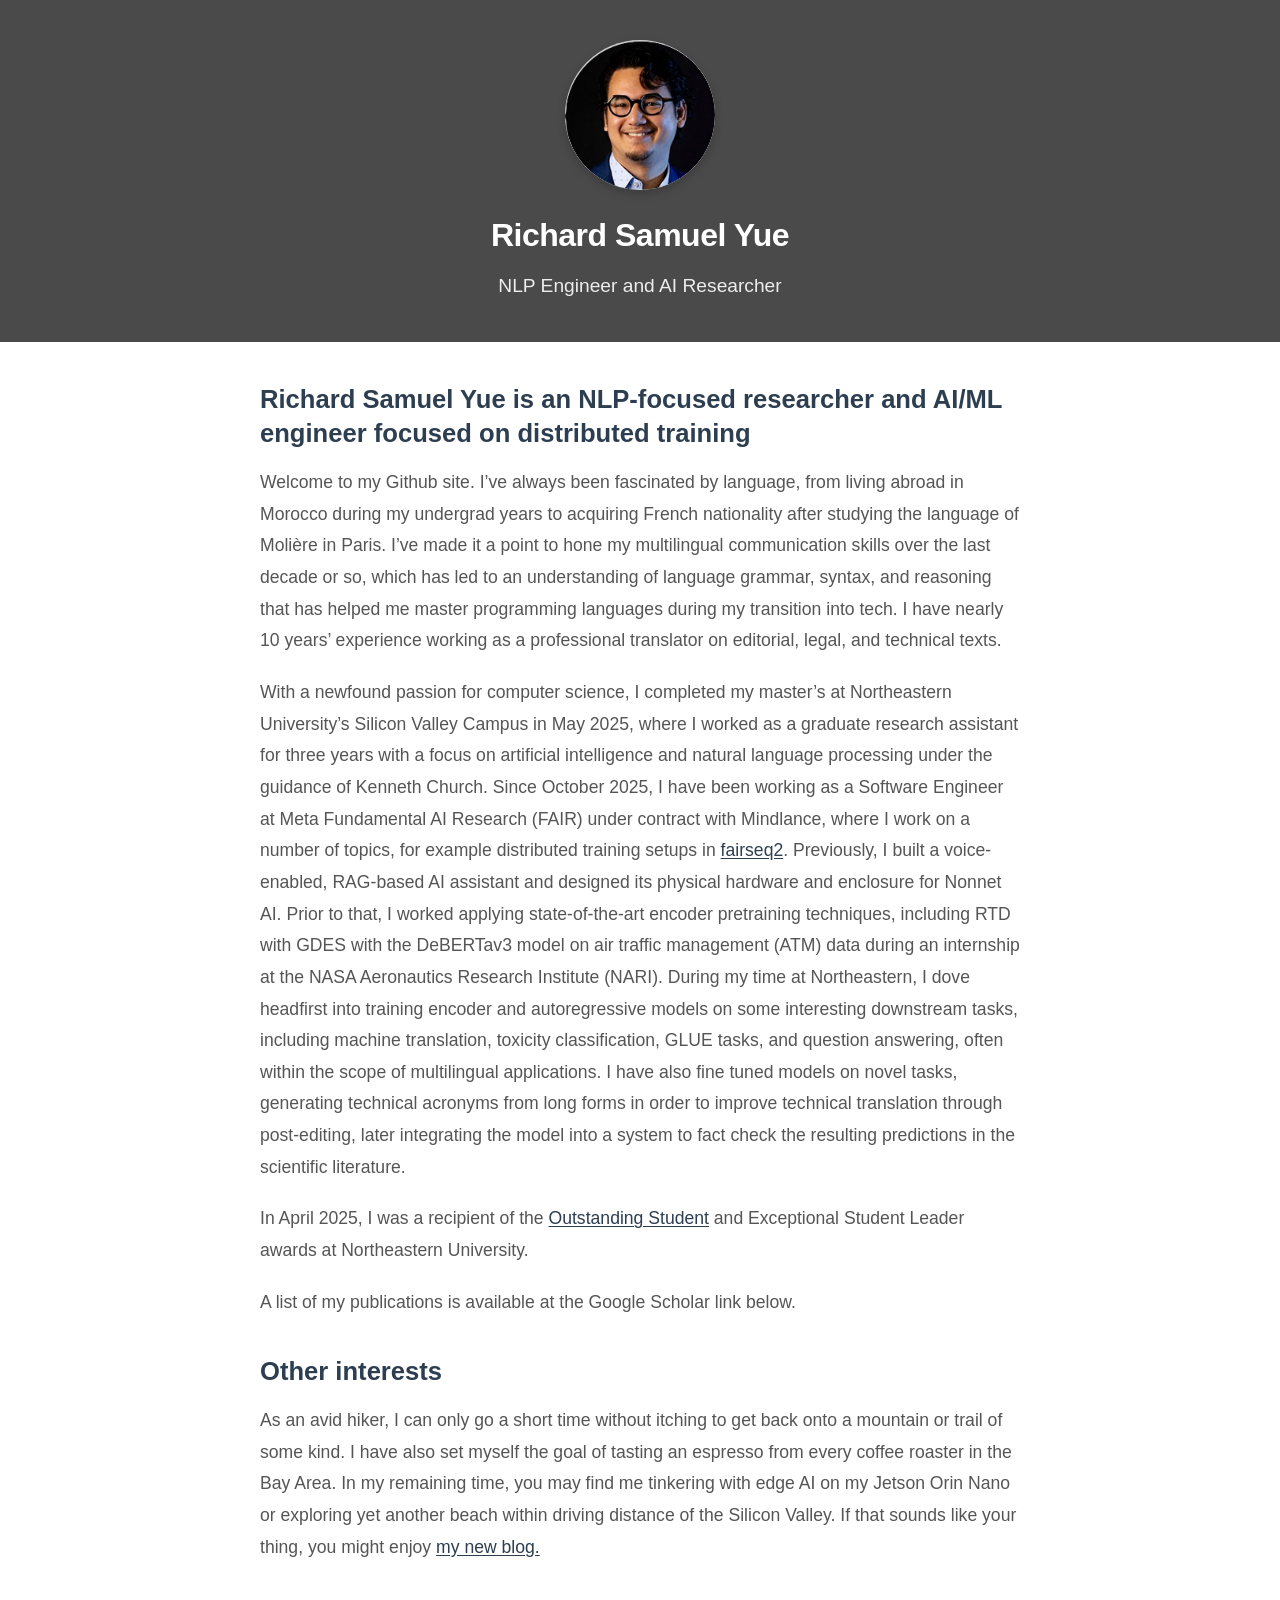
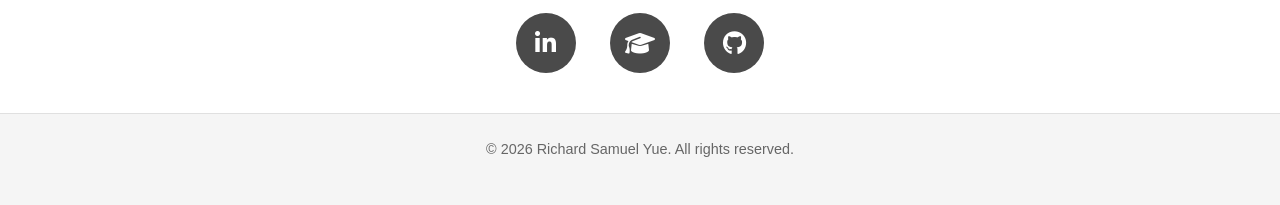
<file: index.html>
<!DOCTYPE html>
<html lang="en">
  <head>
    <meta http-equiv="Cache-Control" content="no-cache, no-store, must-revalidate">
    <meta charset="UTF-8">
    <meta name="viewport" content="width=device-width, initial-scale=1.0">
    <title>Richard Samuel Yue - Personal Page</title>
    <link rel="stylesheet" href="https://cdnjs.cloudflare.com/ajax/libs/font-awesome/6.4.0/css/all.min.css">
    <link rel="stylesheet" href="css/main.css">
</head>
<body>
    <div class="banner">
        <div class="headshot">
            <img src="img/headshot.png" alt="Richard Yue headshot" width="190" height="191">
        </div>
        <h1>Richard Samuel Yue</h1>
        <h2>NLP Engineer and AI Researcher</h2>
    </div>

    <div class="content">
        <h3>Richard Samuel Yue is an NLP-focused researcher and AI/ML engineer focused on distributed training</h3>
        <p>
            Welcome to my Github site. I’ve always been fascinated by language, from living abroad
            in Morocco during my undergrad years to acquiring French nationality after studying the
            language of Molière in Paris. I’ve made it a point to hone my multilingual communication
            skills over the last decade or so, which has led to an understanding of language grammar,
            syntax, and reasoning that has helped me master programming languages during my transition
            into tech. I have nearly 10 years’ experience working as a professional translator on
            editorial, legal, and technical texts.
        </p>
        <p>
            With a newfound passion for computer science, I completed my master’s at Northeastern University’s Silicon Valley Campus in May 2025, where I worked as a graduate research assistant for three years with a focus on artificial intelligence and natural language processing under the guidance of Kenneth Church. Since October 2025, I have been working as a Software Engineer at Meta Fundamental AI Research (FAIR) under contract with Mindlance, where I work on a number of topics, for example distributed training setups in <a href="https://github.com/facebookresearch/fairseq2">fairseq2</a>. Previously, I built a voice-enabled, RAG-based AI assistant and designed its physical hardware and enclosure for Nonnet AI. Prior to that, I worked applying state-of-the-art encoder pretraining techniques, including RTD with GDES with the DeBERTav3 model on air traffic management (ATM) data during an internship at the NASA Aeronautics Research Institute (NARI). During my time at Northeastern, I dove headfirst into training encoder and autoregressive models on some interesting downstream tasks, including machine translation, toxicity classification, GLUE tasks, and question answering, often within the scope of multilingual applications. I have also fine tuned models on novel tasks, generating technical acronyms from long forms in order to improve technical translation through post-editing, later integrating the model into a system to fact check the resulting predictions in the scientific literature.
        </p>
        <p>
            In April 2025, I was a recipient of the <a href="https://academic-honors.provost.northeastern.edu/graduate-awards/the-outstanding-global-network-student-award/">Outstanding Student</a> and Exceptional Student Leader awards at Northeastern University.
        </p>
        <p>
            A list of my publications is available at the Google Scholar link below.
        </p>
        <h3>Other interests</h3>
        <p>
            As an avid hiker, I can only go a short time without itching to get back onto a mountain or trail of some kind. I have also set myself the goal of tasting an espresso from every coffee roaster in the Bay Area. In my remaining time, you may find me tinkering with edge AI on my Jetson Orin Nano or exploring yet another beach within driving distance of the Silicon Valley. If that sounds like your thing, you might enjoy <a href="break_room/break_room.html">my new blog.</a>
        </p>
    </div>

    <div class="social-links">
        <a href="https://www.linkedin.com/in/richard-yue-cs" class="social-btn linkedin" aria-label="LinkedIn">
            <i class="fab fa-linkedin-in"></i>
        </a>
        <a href="https://scholar.google.com/citations?user=sfEhLh8AAAAJ&hl=en" class="social-btn scholar" aria-label="Google Scholar">
            <i class="fas fa-graduation-cap"></i>
        </a>
        <a href="https://www.github.com/rsyue" class="social-btn github" aria-label="GitHub">
            <i class="fab fa-github"></i>
        </a>
    </div>

    <footer>
        <p>&copy; 2026 Richard Samuel Yue. All rights reserved.</p>
    </footer>
</body>
</html>
</file>
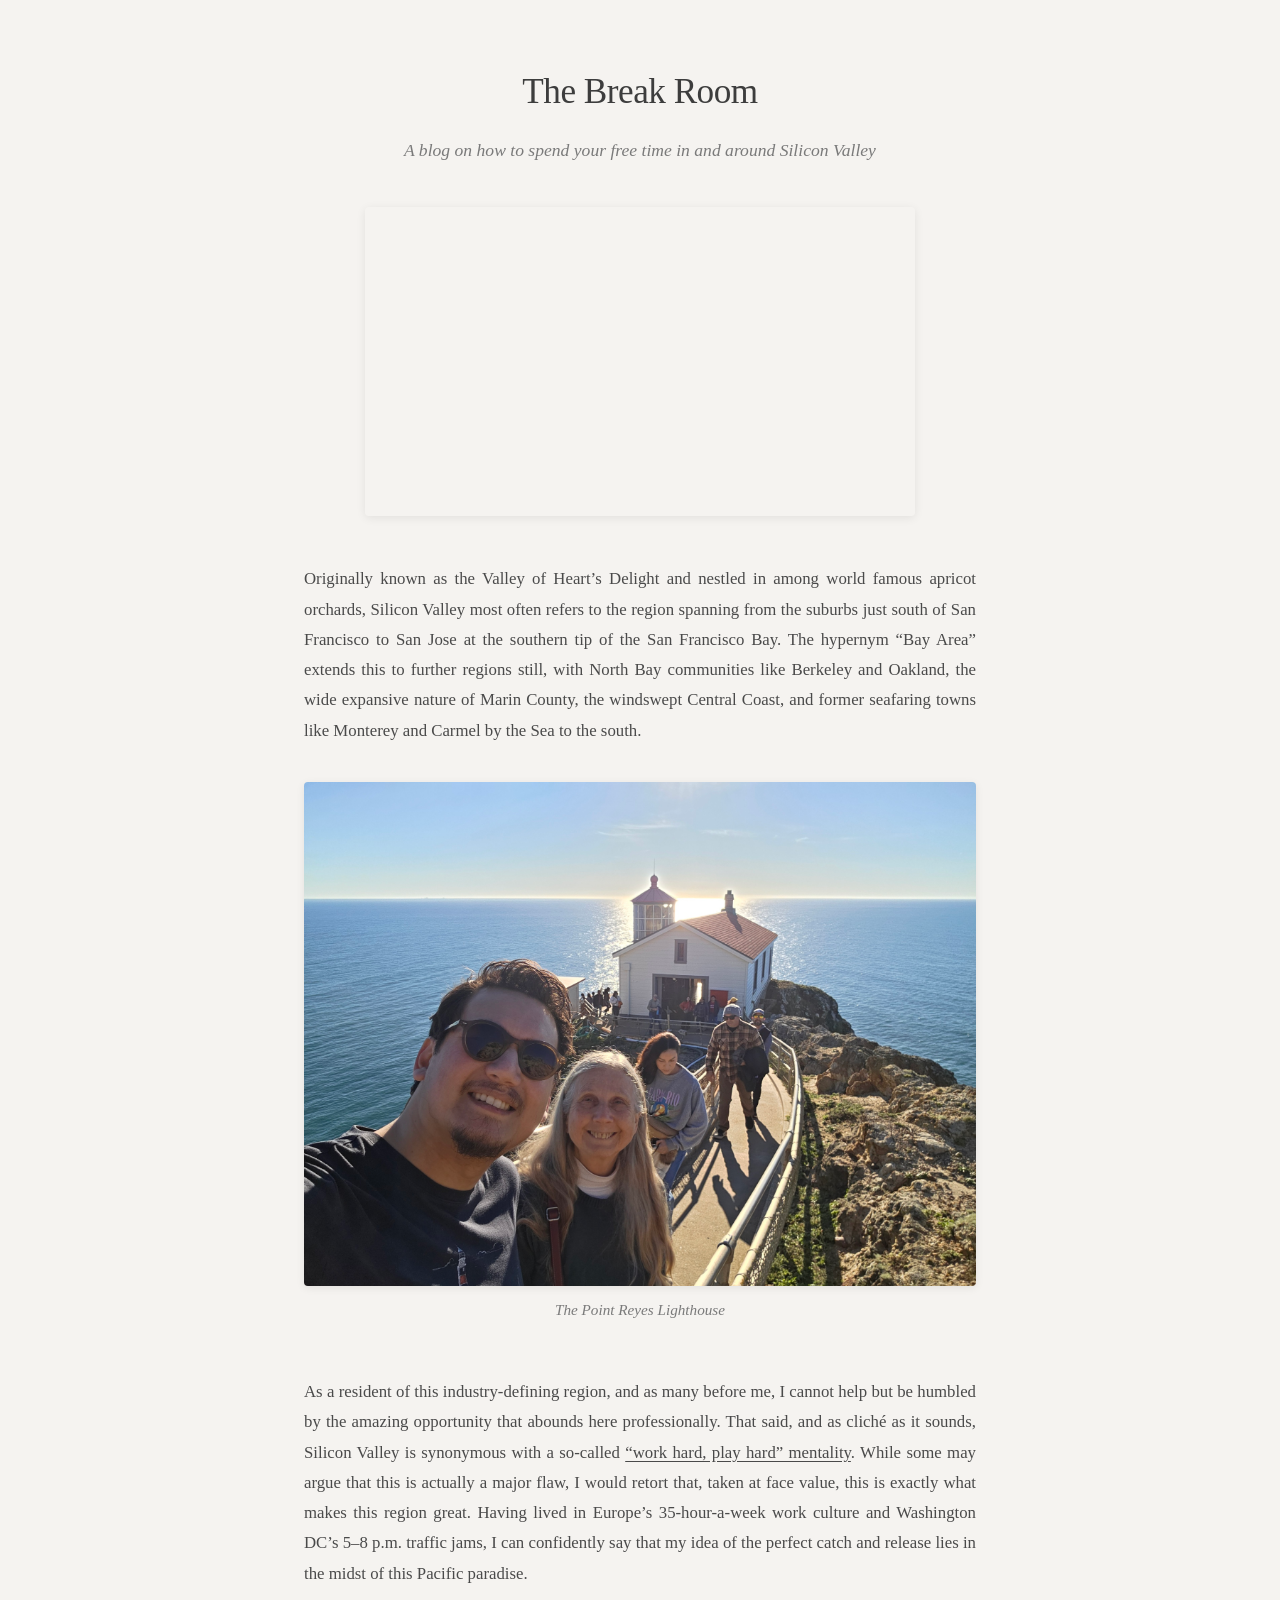
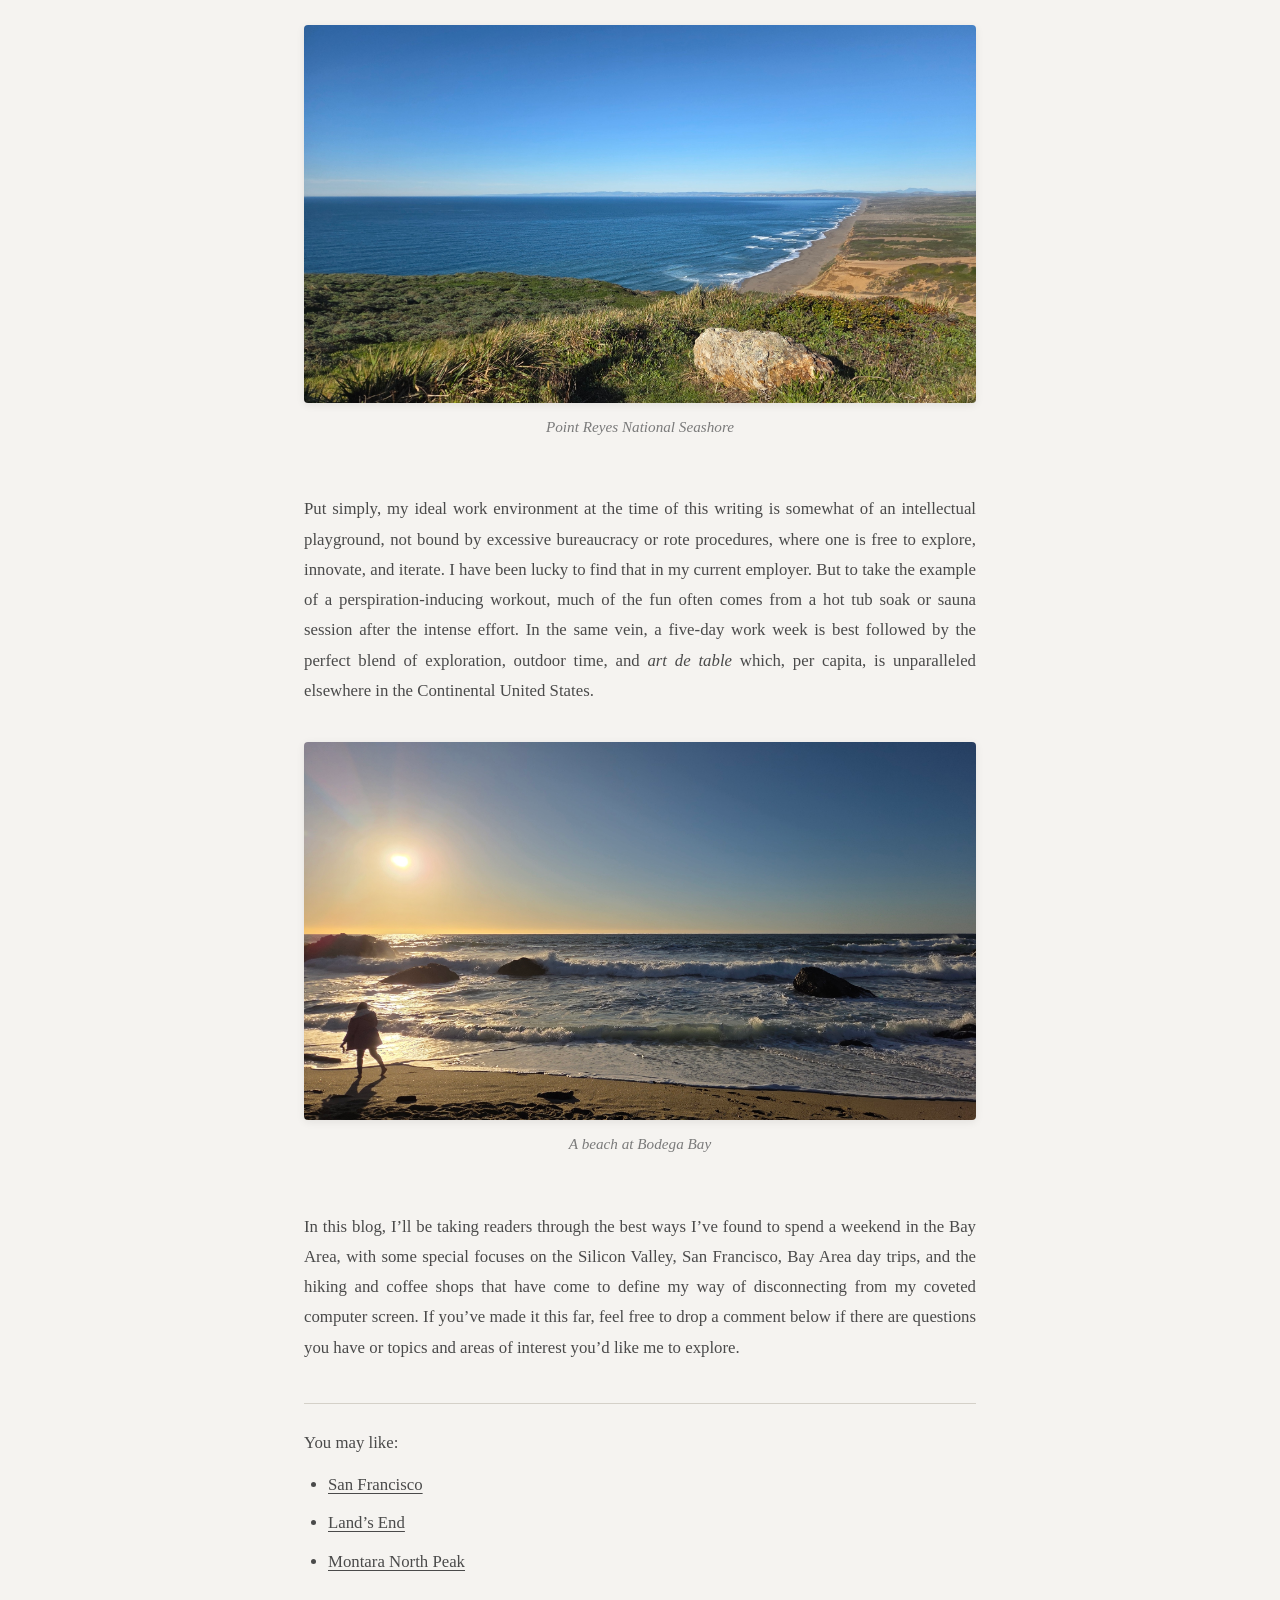
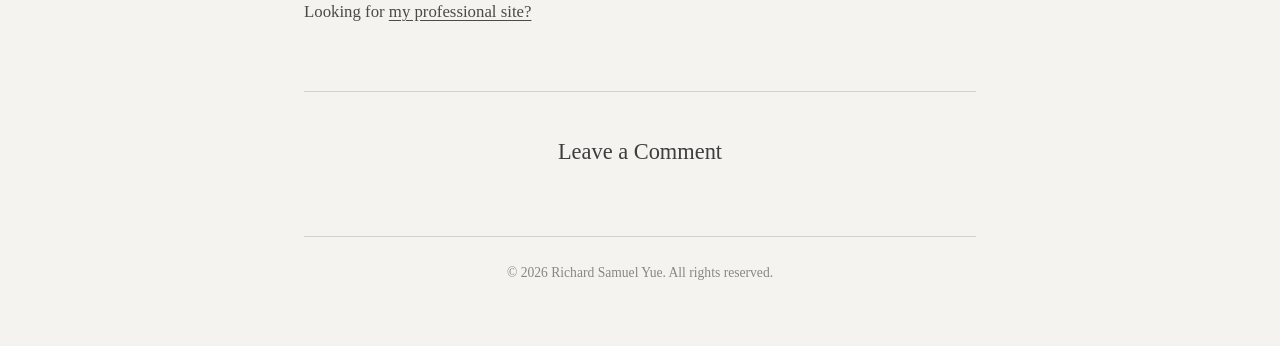
<file: break_room/break_room.html>
<!DOCTYPE html>
<html lang="en">
<head>
  <meta http-equiv="Cache-Control" content="no-cache, no-store, must-revalidate">
  <meta charset="UTF-8">
  <meta name="viewport" content="width=device-width, initial-scale=1.0">
  <title>The Break Room</title>
  <link rel="stylesheet" href="../css/blog.css">
</head>
<body>
  <div class="container">
    <header class="blog-header">
      <h1 class="blog-title"><a href="break_room.html">The Break Room</a></h1>
      <p class="subtitle">A blog on how to spend your free time in and around Silicon Valley</p>
    </header>

    <div class="video-container">
      <iframe src="https://www.youtube.com/embed/kw_Irdvv-aU?si=1pnTdmN-hgRIg6Qs" title="YouTube video player" allow="accelerometer; autoplay; clipboard-write; encrypted-media; gyroscope; picture-in-picture; web-share" referrerpolicy="strict-origin-when-cross-origin" allowfullscreen></iframe>
    </div>

    <article>
      <p>Originally known as the Valley of Heart’s Delight and nestled in among world famous apricot orchards, Silicon Valley most often refers to the region spanning from the suburbs just south of San Francisco to San Jose at the southern tip of the San Francisco Bay. The hypernym “Bay Area” extends this to further regions still, with North Bay communities like Berkeley and Oakland, the wide expansive nature of Marin County, the windswept Central Coast, and former seafaring towns like Monterey and Carmel by the Sea to the south.</p>

      <figure class="post-figure">
        <img src="../img/break_room/point_reyes_lighthouse.jpg" alt="The Point Reyes Lighthouse">
        <figcaption>The Point Reyes Lighthouse</figcaption>
      </figure>

      <p>As a resident of this industry-defining region, and as many before me, I cannot help but be humbled by the amazing opportunity that abounds here professionally. That said, and as cliché as it sounds, Silicon Valley is synonymous with a so-called <a href="https://www.forbes.com/sites/chriscancialosi/2015/09/08/unshackling-silicon-valley-from-its-golden-handcuffs/">“work hard, play hard” mentality</a>. While some may argue that this is actually a major flaw, I would retort that, taken at face value, this is exactly what makes this region great. Having lived in Europe’s 35-hour-a-week work culture and Washington DC’s 5–8 p.m. traffic jams, I can confidently say that my idea of the perfect catch and release lies in the midst of this Pacific paradise.</p>

      <figure class="post-figure">
        <img src="../img/break_room/point_reyes_seashore.jpg" alt="Point Reyes National Seashore">
        <figcaption>Point Reyes National Seashore</figcaption>
      </figure>

      <p>Put simply, my ideal work environment at the time of this writing is somewhat of an intellectual playground, not bound by excessive bureaucracy or rote procedures, where one is free to explore, innovate, and iterate. I have been lucky to find that in my current employer. But to take the example of a perspiration-inducing workout, much of the fun often comes from a hot tub soak or sauna session after the intense effort. In the same vein, a five-day work week is best followed by the perfect blend of exploration, outdoor time, and <i>art de table</i> which, per capita, is unparalleled elsewhere in the Continental United States.</p>

      <figure class="post-figure">
        <img src="../img/break_room/bodega_bay_beach.jpg" alt="A beach at Bodega Bay">
        <figcaption>A beach at Bodega Bay</figcaption>
      </figure>

      <p>In this blog, I’ll be taking readers through the best ways I’ve found to spend a weekend in the Bay Area, with some special focuses on the Silicon Valley, San Francisco, Bay Area day trips, and the hiking and coffee shops that have come to define my way of disconnecting from my coveted computer screen. If you’ve made it this far, feel free to drop a comment below if there are questions you have or topics and areas of interest you’d like me to explore.</p>

      <nav class="post-nav" aria-label="Related Posts">
        <p>You may like:</p>
        <ul>
          <li><a href="san_francisco.html">San Francisco</a></li>
          <li><a href="lands_end.html">Land’s End</a></li>
          <li><a href="montara_north_peak.html">Montara North Peak</a></li>
        </ul>
        <p>Looking for <a href="../index.html">my professional site?</a></p>
      </nav>
    </article>

    <section class="comments-section">
      <h2>Leave a Comment</h2>
      <script src="https://utteranc.es/client.js"
        repo="rsyue/break_room_comments"
        issue-term="title"
        theme="github-light"
        crossorigin="anonymous"
        async>
      </script>
    </section>

    <footer>
      <p>&copy; 2026 Richard Samuel Yue. All rights reserved.</p>
    </footer>
  </div>
</body>
</html>
</file>
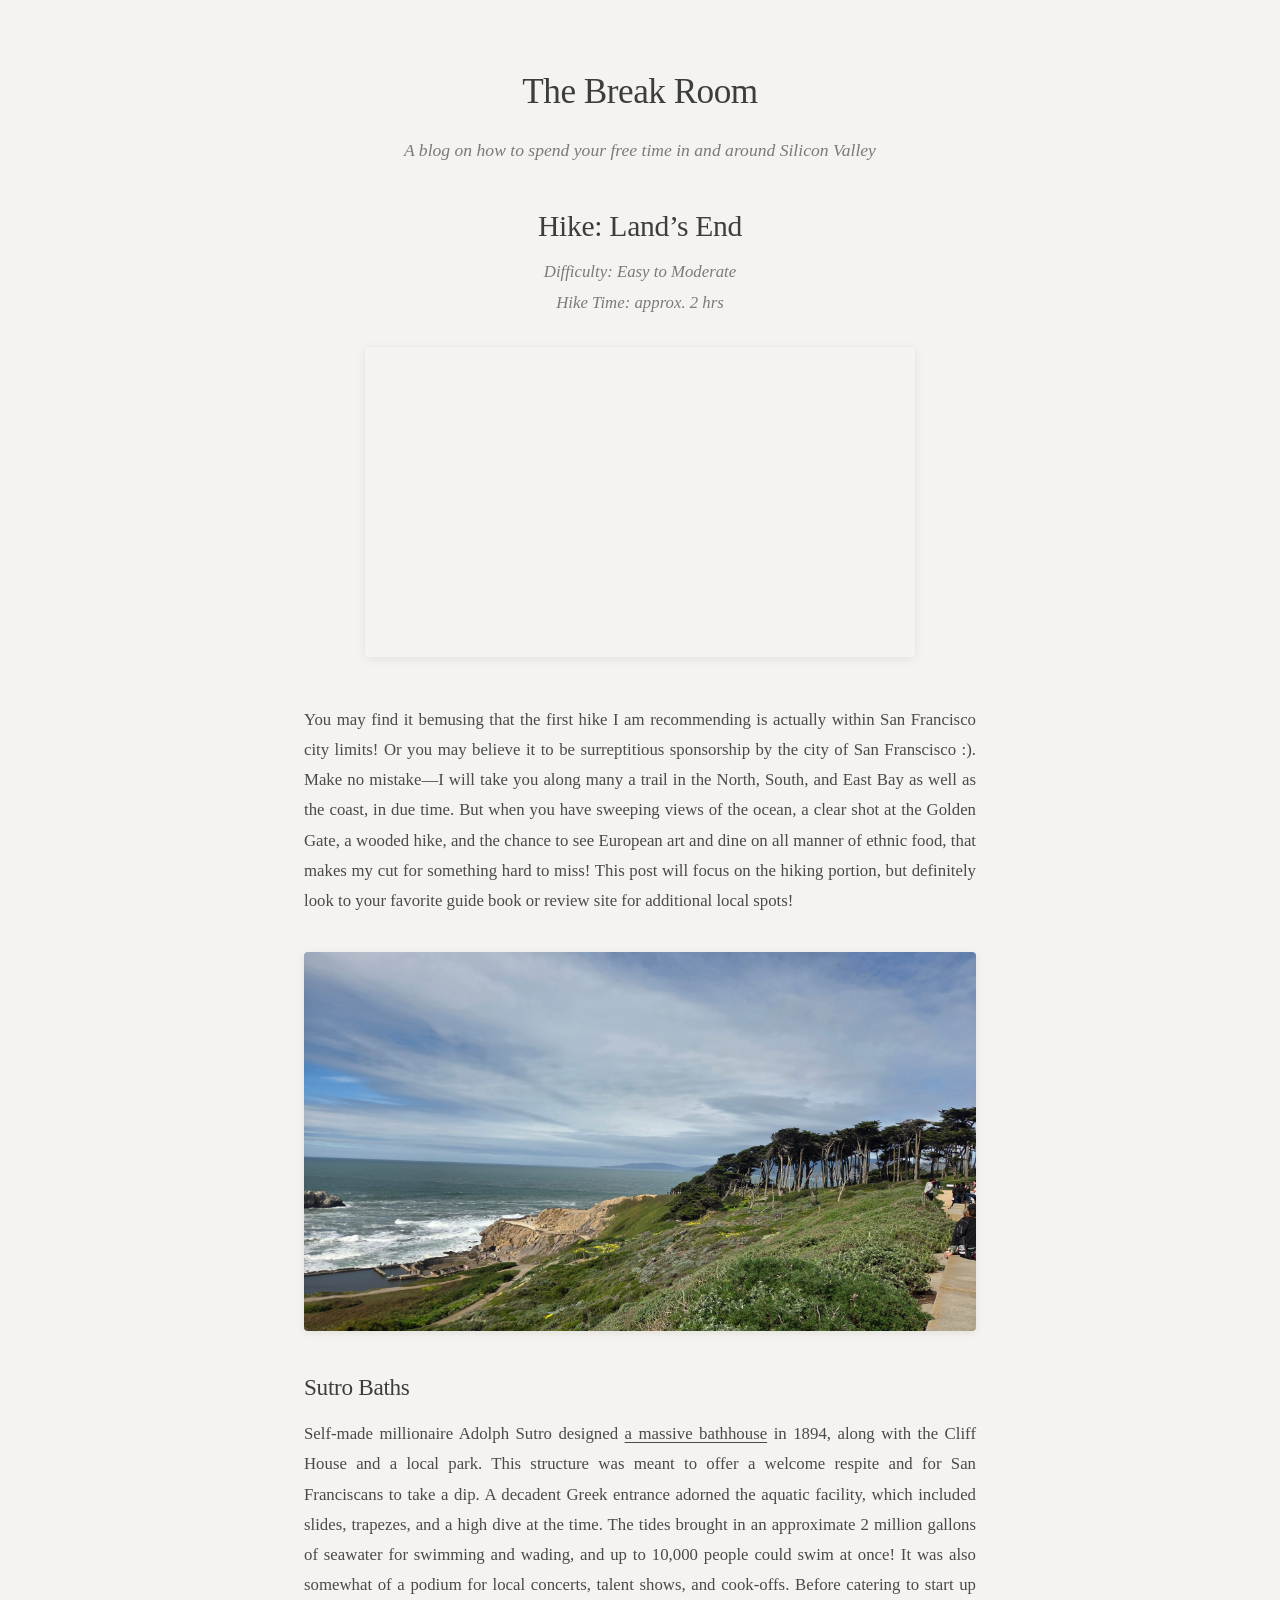
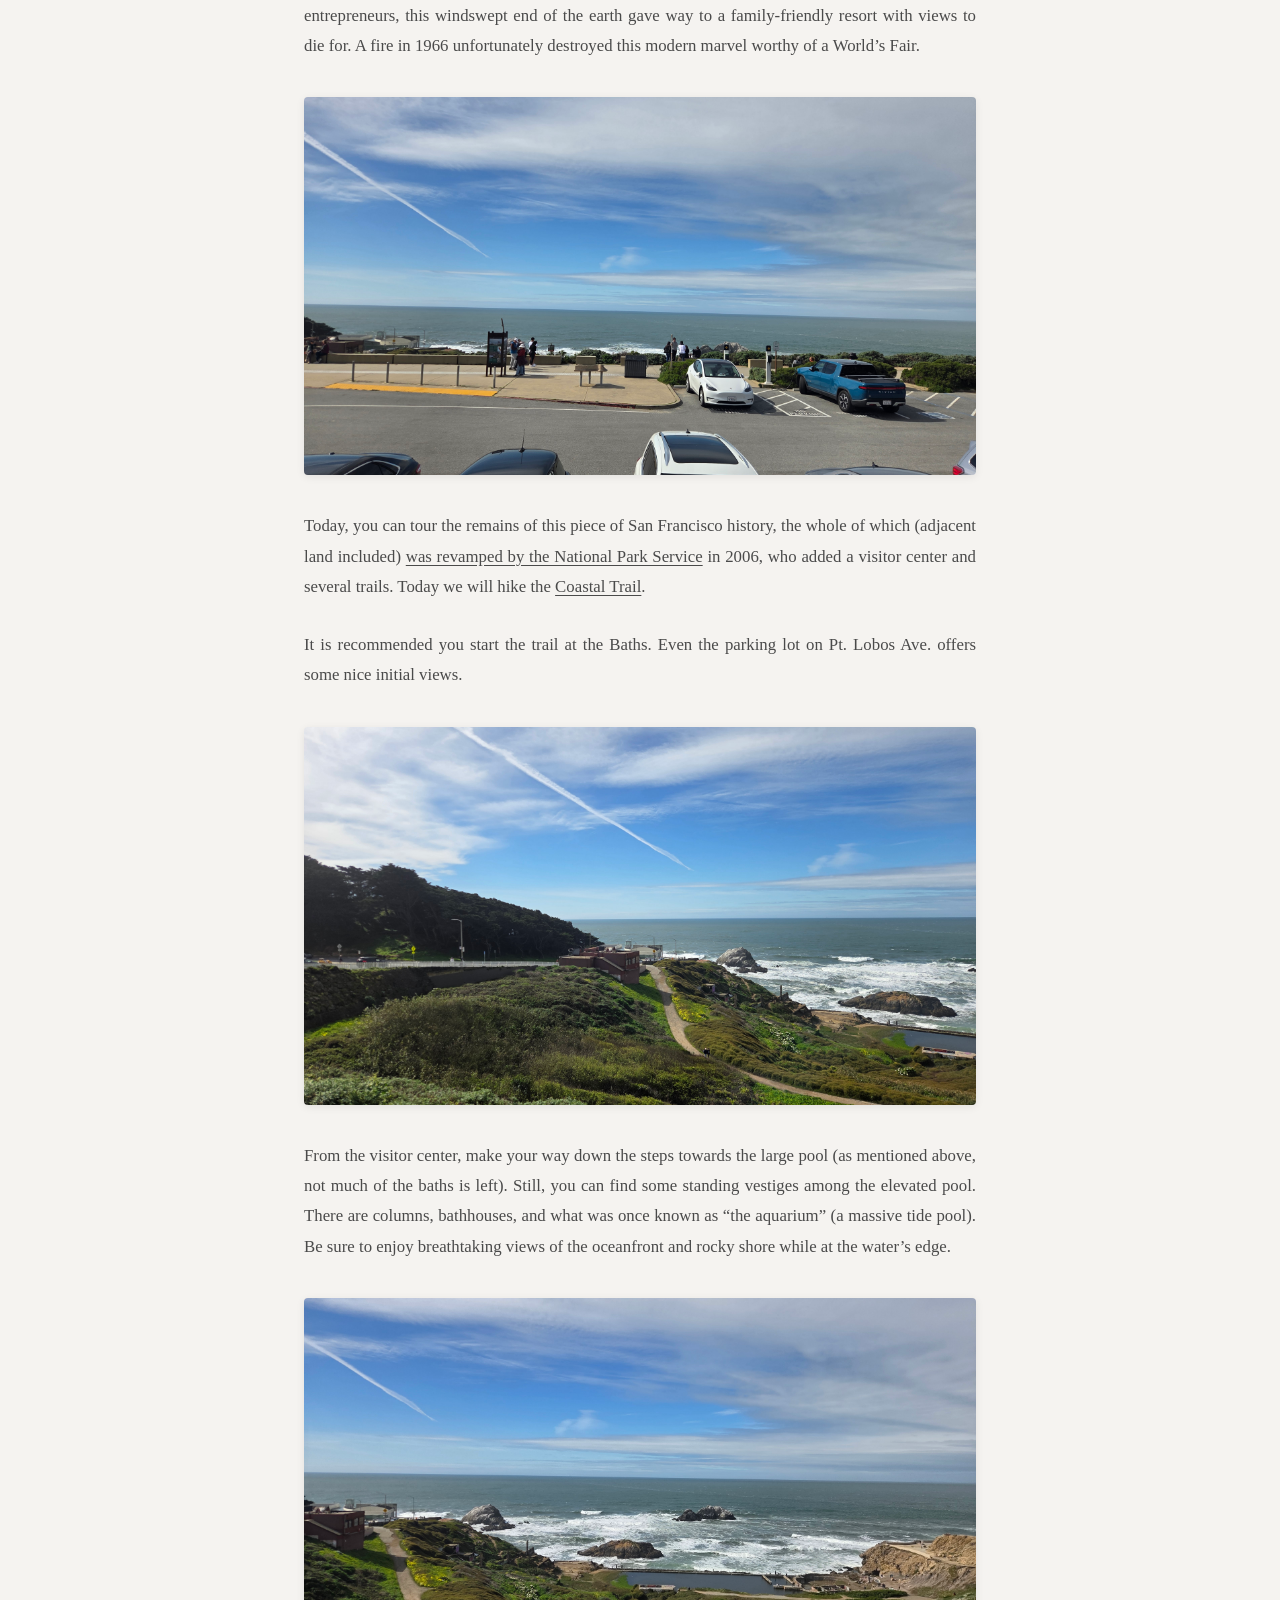
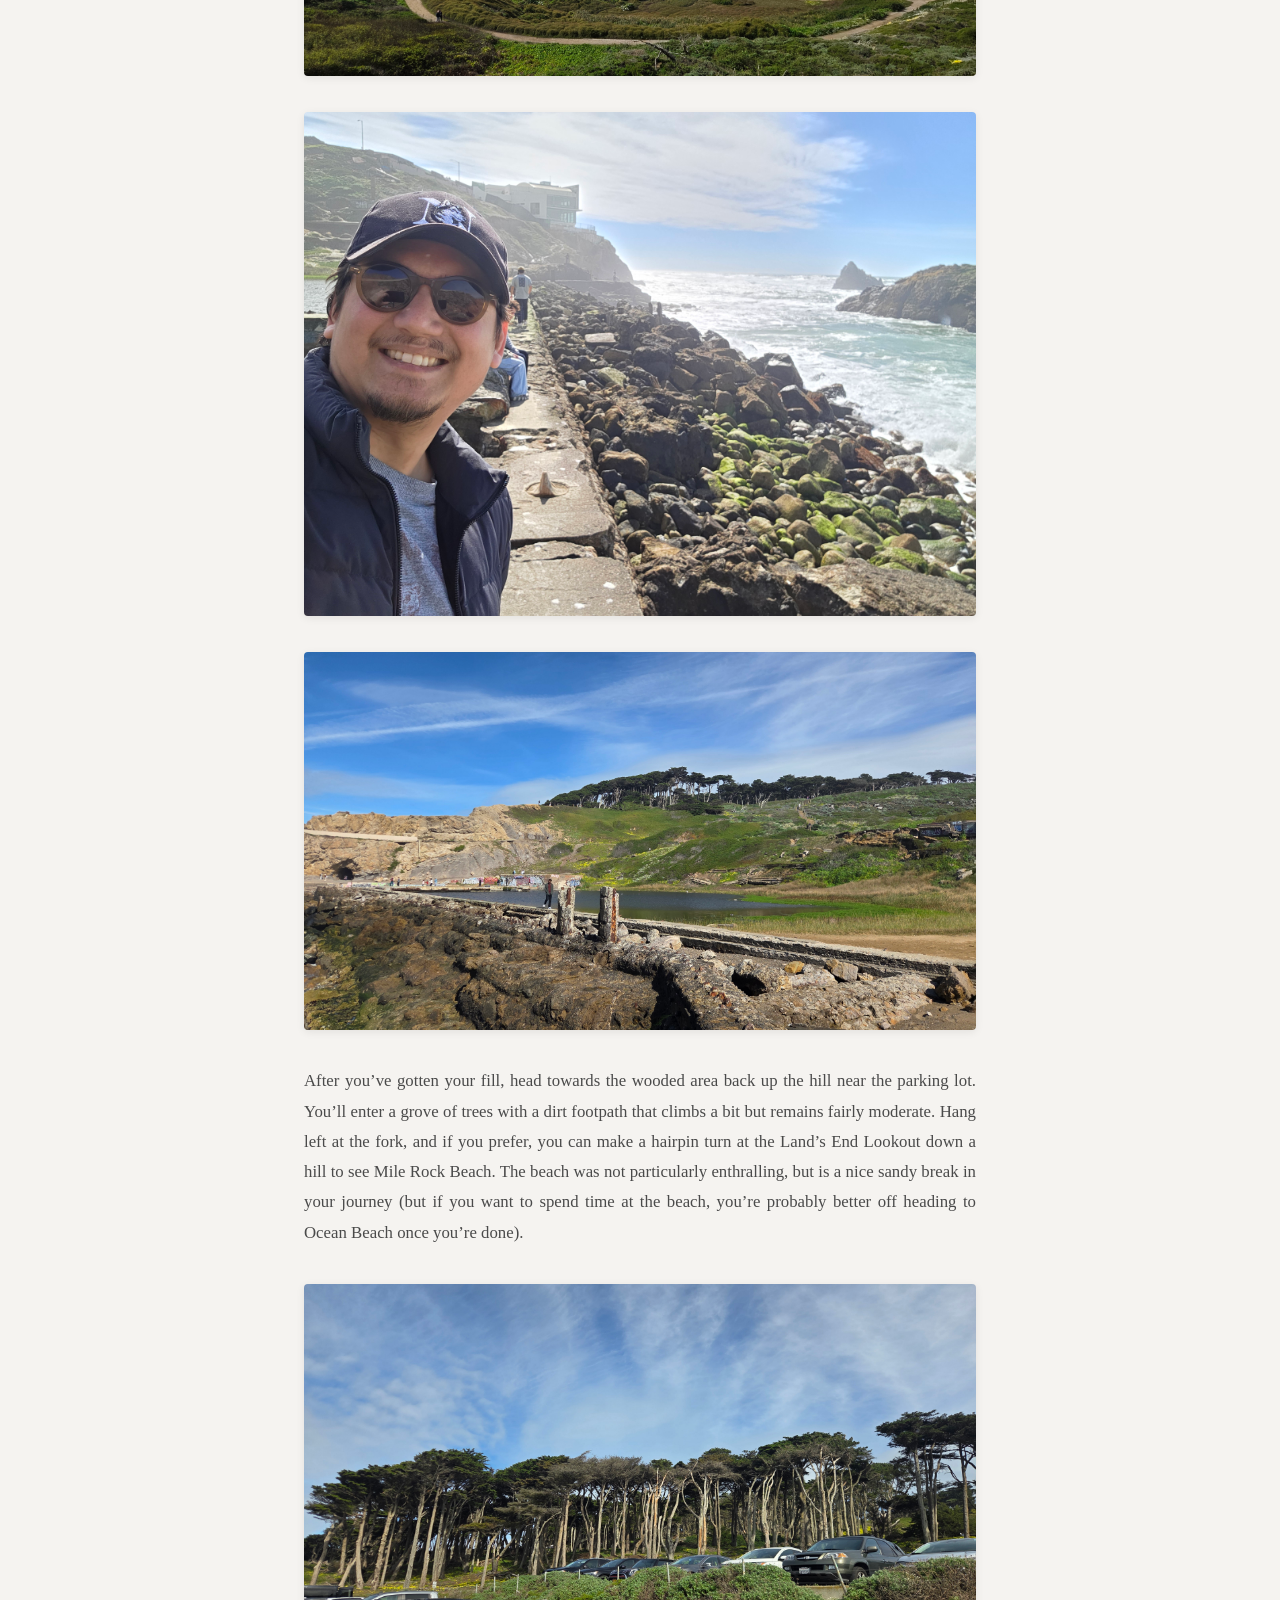
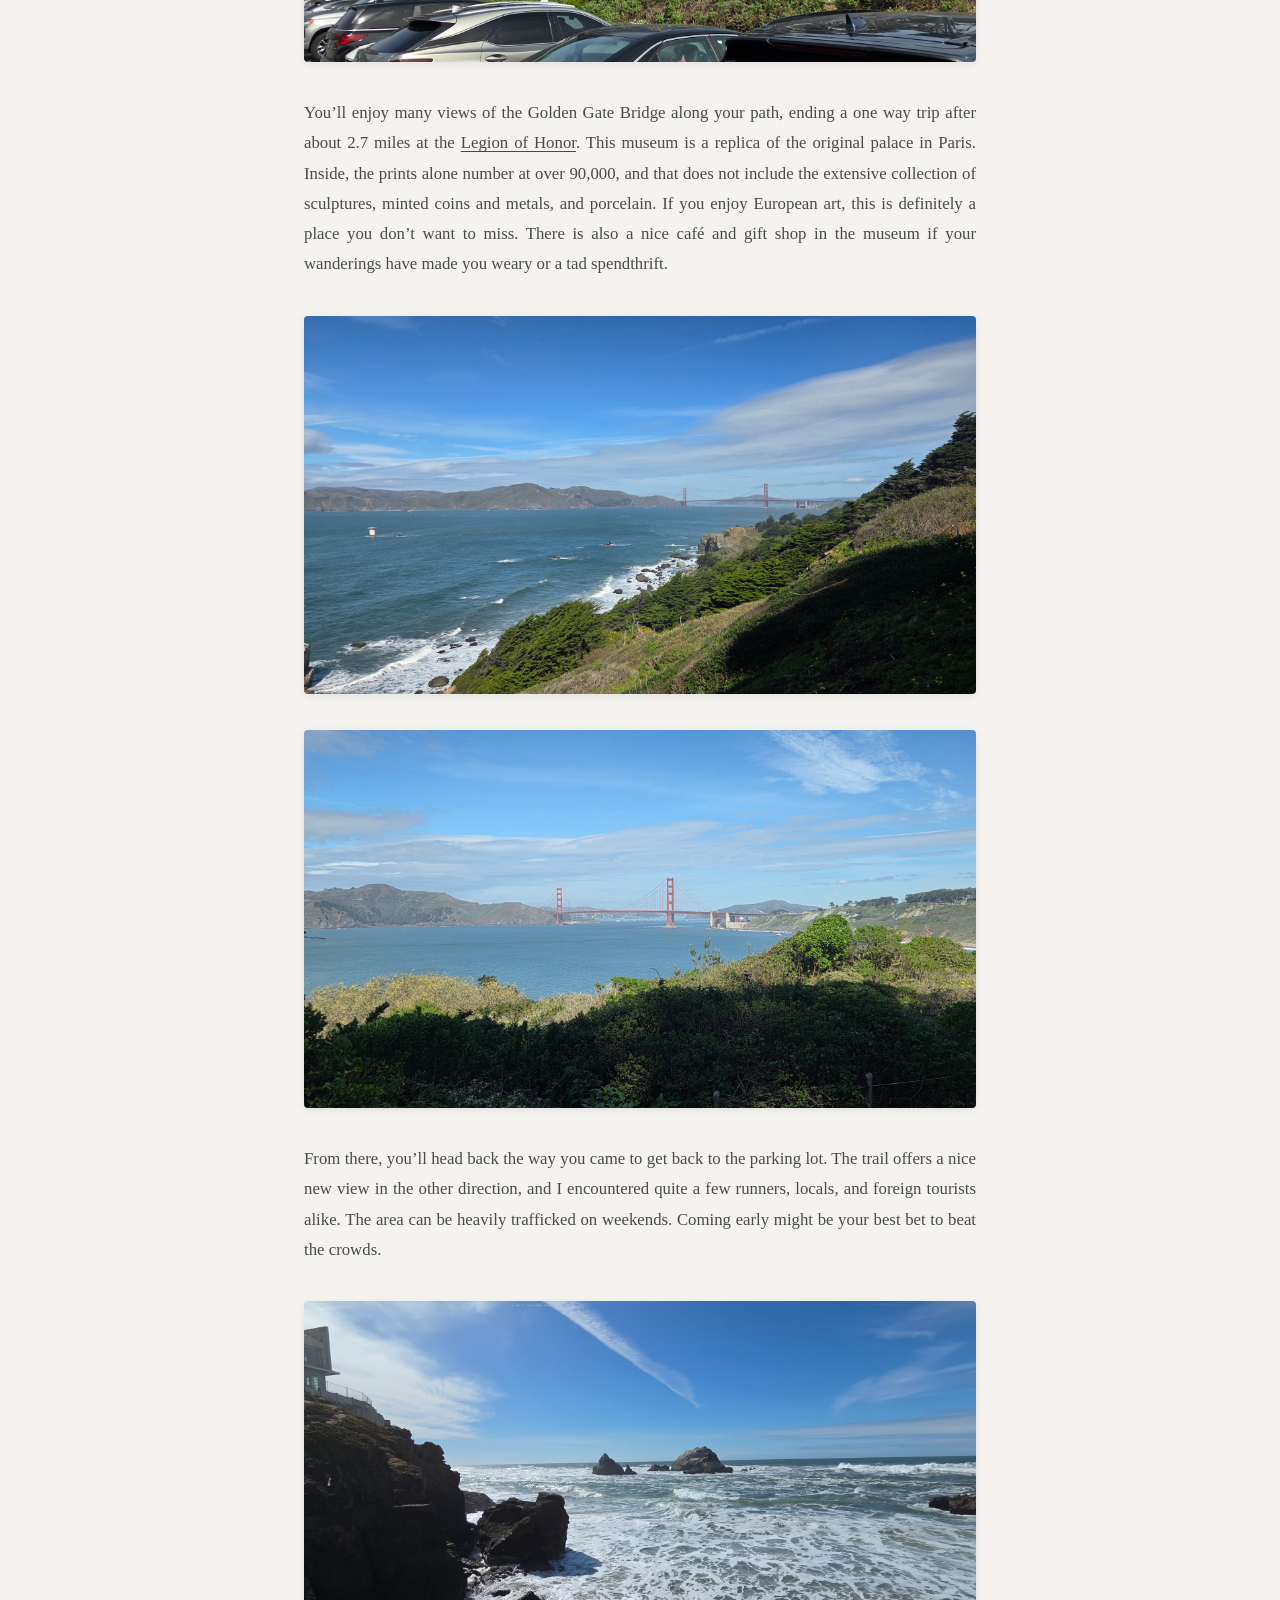
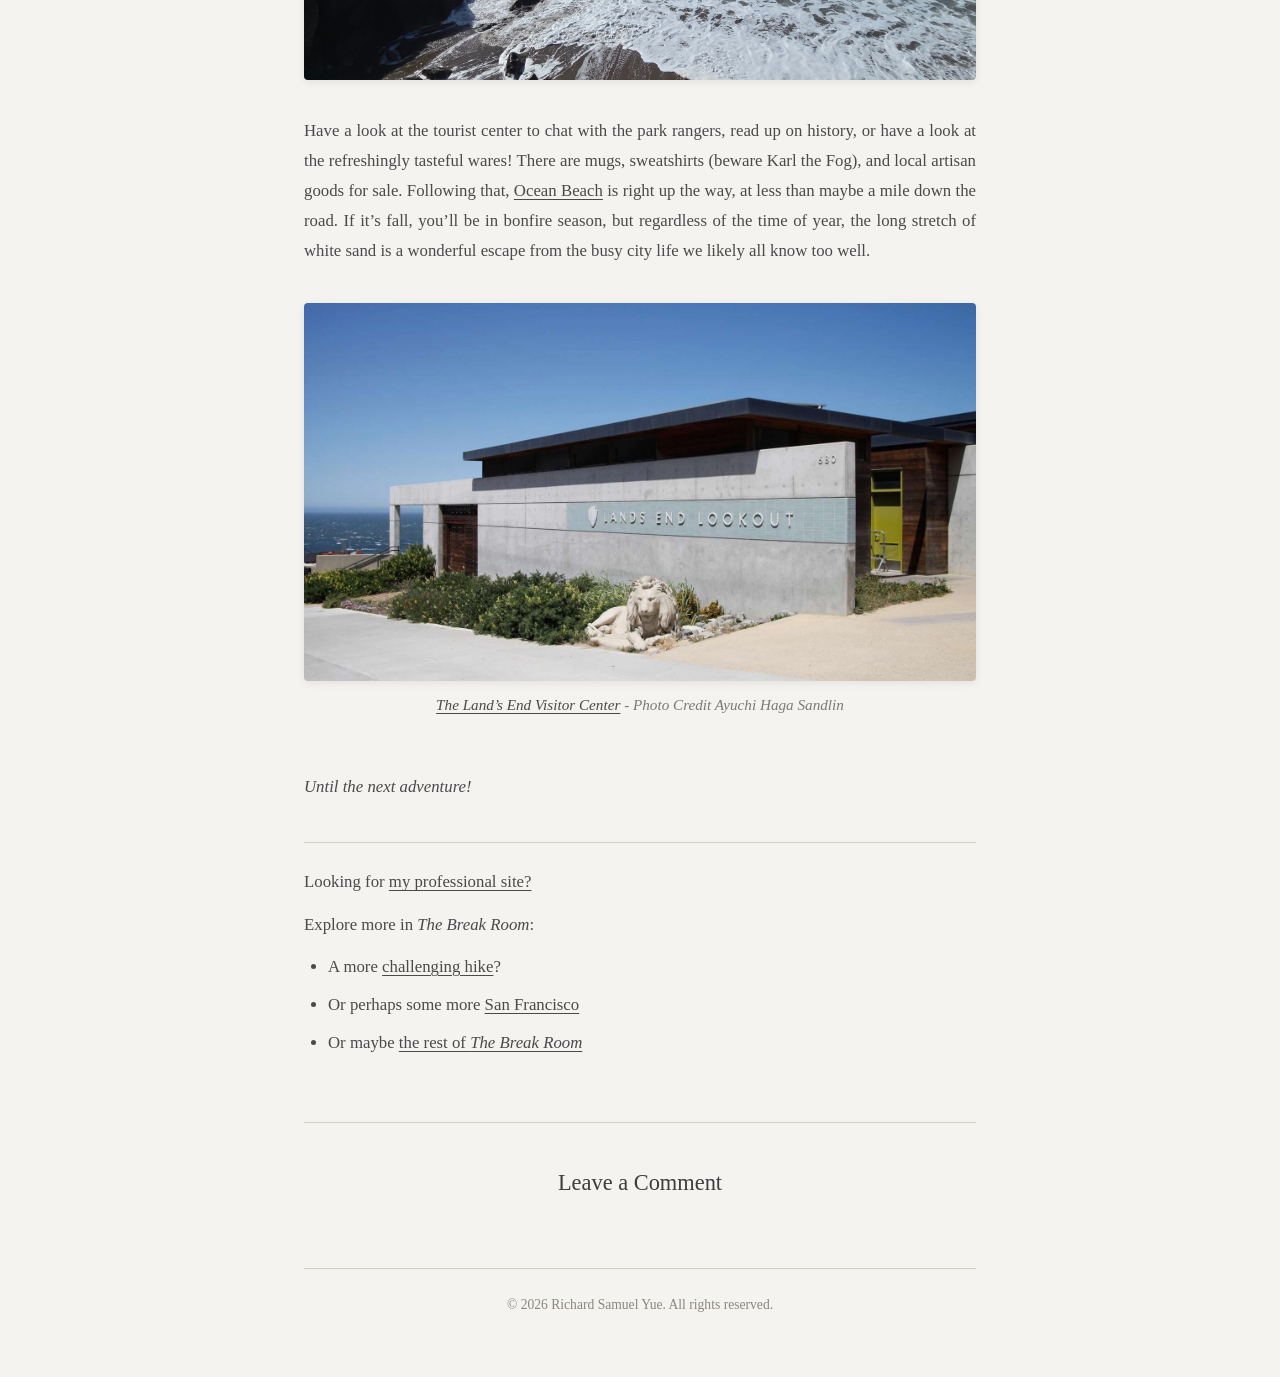
<file: break_room/lands_end.html>
<!DOCTYPE html>
<html lang="en">
<head>
  <meta http-equiv="Cache-Control" content="no-cache, no-store, must-revalidate">
  <meta charset="UTF-8">
  <meta name="viewport" content="width=device-width, initial-scale=1.0">
  <title>The Break Room - Land's End</title>
  <link rel="stylesheet" href="../css/blog.css">
</head>
<body>
  <div class="container">
    <header class="blog-header">
      <h1 class="blog-title"><a href="break_room.html">The Break Room</a></h1>
      <p class="subtitle">A blog on how to spend your free time in and around Silicon Valley</p>
    </header>

    <article>
      <h2 class="post-title">Hike: Land’s End</h2>
      <div class="post-meta">
        <p>Difficulty: Easy to Moderate</p>
        <p>Hike Time: approx. 2 hrs</p>
      </div>

      <div class="video-container">
        <iframe src="https://www.youtube.com/embed/TIcBGIPTMFQ?si=oAkbhezvlAsfK6Kt" title="YouTube video player" allow="accelerometer; autoplay; clipboard-write; encrypted-media; gyroscope; picture-in-picture; web-share" referrerpolicy="strict-origin-when-cross-origin" allowfullscreen></iframe>
      </div>

      <p>You may find it bemusing that the first hike I am recommending is actually within San Francisco city limits! Or you may believe it to be surreptitious sponsorship by the city of San Franscisco :). Make no mistake&mdash;I will take you along many a trail in the North, South, and East Bay as well as the coast, in due time. But when you have sweeping views of the ocean, a clear shot at the Golden Gate, a wooded hike, and the chance to see European art and dine on all manner of ethnic food, that makes my cut for something hard to miss! This post will focus on the hiking portion, but definitely look to your favorite guide book or review site for additional local spots!</p>

      <figure class="post-figure">
        <img src="../img/break_room/lands_end/intro.jpg" alt="Land's End trail view">
      </figure>

      <h2>Sutro Baths</h2>
      <p>Self-made millionaire Adolph Sutro designed <a href="https://www.nps.gov/goga/learn/historyculture/sutro-baths.htm">a massive bathhouse</a> in 1894, along with the Cliff House and a local park. This structure was meant to offer a welcome respite and for San Franciscans to take a dip. A decadent Greek entrance adorned the aquatic facility, which included slides, trapezes, and a high dive at the time. The tides brought in an approximate 2 million gallons of seawater for swimming and wading, and up to 10,000 people could swim at once! It was also somewhat of a podium for local concerts, talent shows, and cook-offs. Before catering to start up entrepreneurs, this windswept end of the earth gave way to a family-friendly resort with views to die for. A fire in 1966 unfortunately destroyed this modern marvel worthy of a World’s Fair.</p>

      <figure class="post-figure">
        <img src="../img/break_room/lands_end/lot_1.jpg" alt="Parking lot at Land's End">
      </figure>

      <p>Today, you can tour the remains of this piece of San Francisco history, the whole of which (adjacent land included) <a href="https://www.parksconservancy.org/parks/lands-end">was revamped by the National Park Service</a> in 2006, who added a visitor center and several trails. Today we will hike the <a href="https://www.nps.gov/places/000/lands-end-trailhead.htm">Coastal Trail</a>.</p>

      <p>It is recommended you start the trail at the Baths. Even the parking lot on Pt. Lobos Ave. offers some nice initial views.</p>

      <figure class="post-figure">
        <img src="../img/break_room/lands_end/av.jpg" alt="Point Lobos Avenue view">
      </figure>

      <p>From the visitor center, make your way down the steps towards the large pool (as mentioned above, not much of the baths is left). Still, you can find some standing vestiges among the elevated pool. There are columns, bathhouses, and what was once known as “the aquarium” (a massive tide pool). Be sure to enjoy breathtaking views of the oceanfront and rocky shore while at the water’s edge.</p>

      <figure class="post-figure">
        <img src="../img/break_room/lands_end/pool.jpg" alt="Sutro Baths pool remains">
      </figure>

      <figure class="post-figure">
        <img src="../img/break_room/lands_end/baths.jpg" alt="Remains of Sutro Baths">
      </figure>

      <figure class="post-figure">
        <img src="../img/break_room/lands_end/baths_2.jpg" alt="Sutro Baths shoreline">
      </figure>

      <p>After you’ve gotten your fill, head towards the wooded area back up the hill near the parking lot. You’ll enter a grove of trees with a dirt footpath that climbs a bit but remains fairly moderate. Hang left at the fork, and if you prefer, you can make a hairpin turn at the Land’s End Lookout down a hill to see Mile Rock Beach. The beach was not particularly enthralling, but is a nice sandy break in your journey (but if you want to spend time at the beach, you’re probably better off heading to Ocean Beach once you’re done).</p>

      <figure class="post-figure">
        <img src="../img/break_room/lands_end/woods.jpg" alt="Wooded trail at Land's End">
      </figure>

      <p>You’ll enjoy many views of the Golden Gate Bridge along your path, ending a one way trip after about 2.7 miles at the <a href="https://www.famsf.org/visit/legion-of-honor">Legion of Honor</a>. This museum is a replica of the original palace in Paris. Inside, the prints alone number at over 90,000, and that does not include the extensive collection of sculptures, minted coins and metals, and porcelain. If you enjoy European art, this is definitely a place you don’t want to miss. There is also a nice café and gift shop in the museum if your wanderings have made you weary or a tad spendthrift.</p>

      <figure class="post-figure">
        <img src="../img/break_room/lands_end/bridge_1.jpg" alt="View of Golden Gate Bridge">
      </figure>

      <figure class="post-figure">
        <img src="../img/break_room/lands_end/bridge_2.jpg" alt="Golden Gate Bridge vista">
      </figure>

      <p>From there, you’ll head back the way you came to get back to the parking lot. The trail offers a nice new view in the other direction, and I encountered quite a few runners, locals, and foreign tourists alike. The area can be heavily trafficked on weekends. Coming early might be your best bet to beat the crowds.</p>

      <figure class="post-figure">
        <img src="../img/break_room/lands_end/return.jpg" alt="Return trail view">
      </figure>

      <p>Have a look at the tourist center to chat with the park rangers, read up on history, or have a look at the refreshingly tasteful wares! There are mugs, sweatshirts (beware Karl the Fog), and local artisan goods for sale. Following that, <a href="https://www.nps.gov/goga/planyourvisit/oceanbeach.htm">Ocean Beach</a> is right up the way, at less than maybe a mile down the road. If it’s fall, you’ll be in bonfire season, but regardless of the time of year, the long stretch of white sand is a wonderful escape from the busy city life we likely all know too well.</p>

      <figure class="post-figure">
        <img src="../img/break_room/lands_end/visitor_center.jpg" alt="The Land’s End Visitor Center">
        <figcaption><a href="https://www.nps.gov/places/000/lands-end-lookout-visitor-center.htm">The Land’s End Visitor Center</a> - Photo Credit Ayuchi Haga Sandlin</figcaption>
      </figure>

      <p class="author-signoff">Until the next adventure!</p>

      <nav class="post-nav" aria-label="Related Posts">
        <p>Looking for <a href="../index.html">my professional site?</a></p>
        <p>Explore more in <i>The Break Room</i>:</p>
        <ul>
          <li>A more <a href="montara_north_peak.html">challenging hike</a>?</li>
          <li>Or perhaps some more <a href="san_francisco.html">San Francisco</a></li>
          <li>Or maybe <a href="break_room.html">the rest of <i>The Break Room</i></a></li>
        </ul>
      </nav>
    </article>

    <section class="comments-section">
      <h2>Leave a Comment</h2>
      <script src="https://utteranc.es/client.js"
        repo="rsyue/break_room_comments"
        issue-term="title"
        theme="github-light"
        crossorigin="anonymous"
        async>
      </script>
    </section>

    <footer>
      <p>&copy; 2026 Richard Samuel Yue. All rights reserved.</p>
    </footer>
  </div>
</body>
</html>
</file>
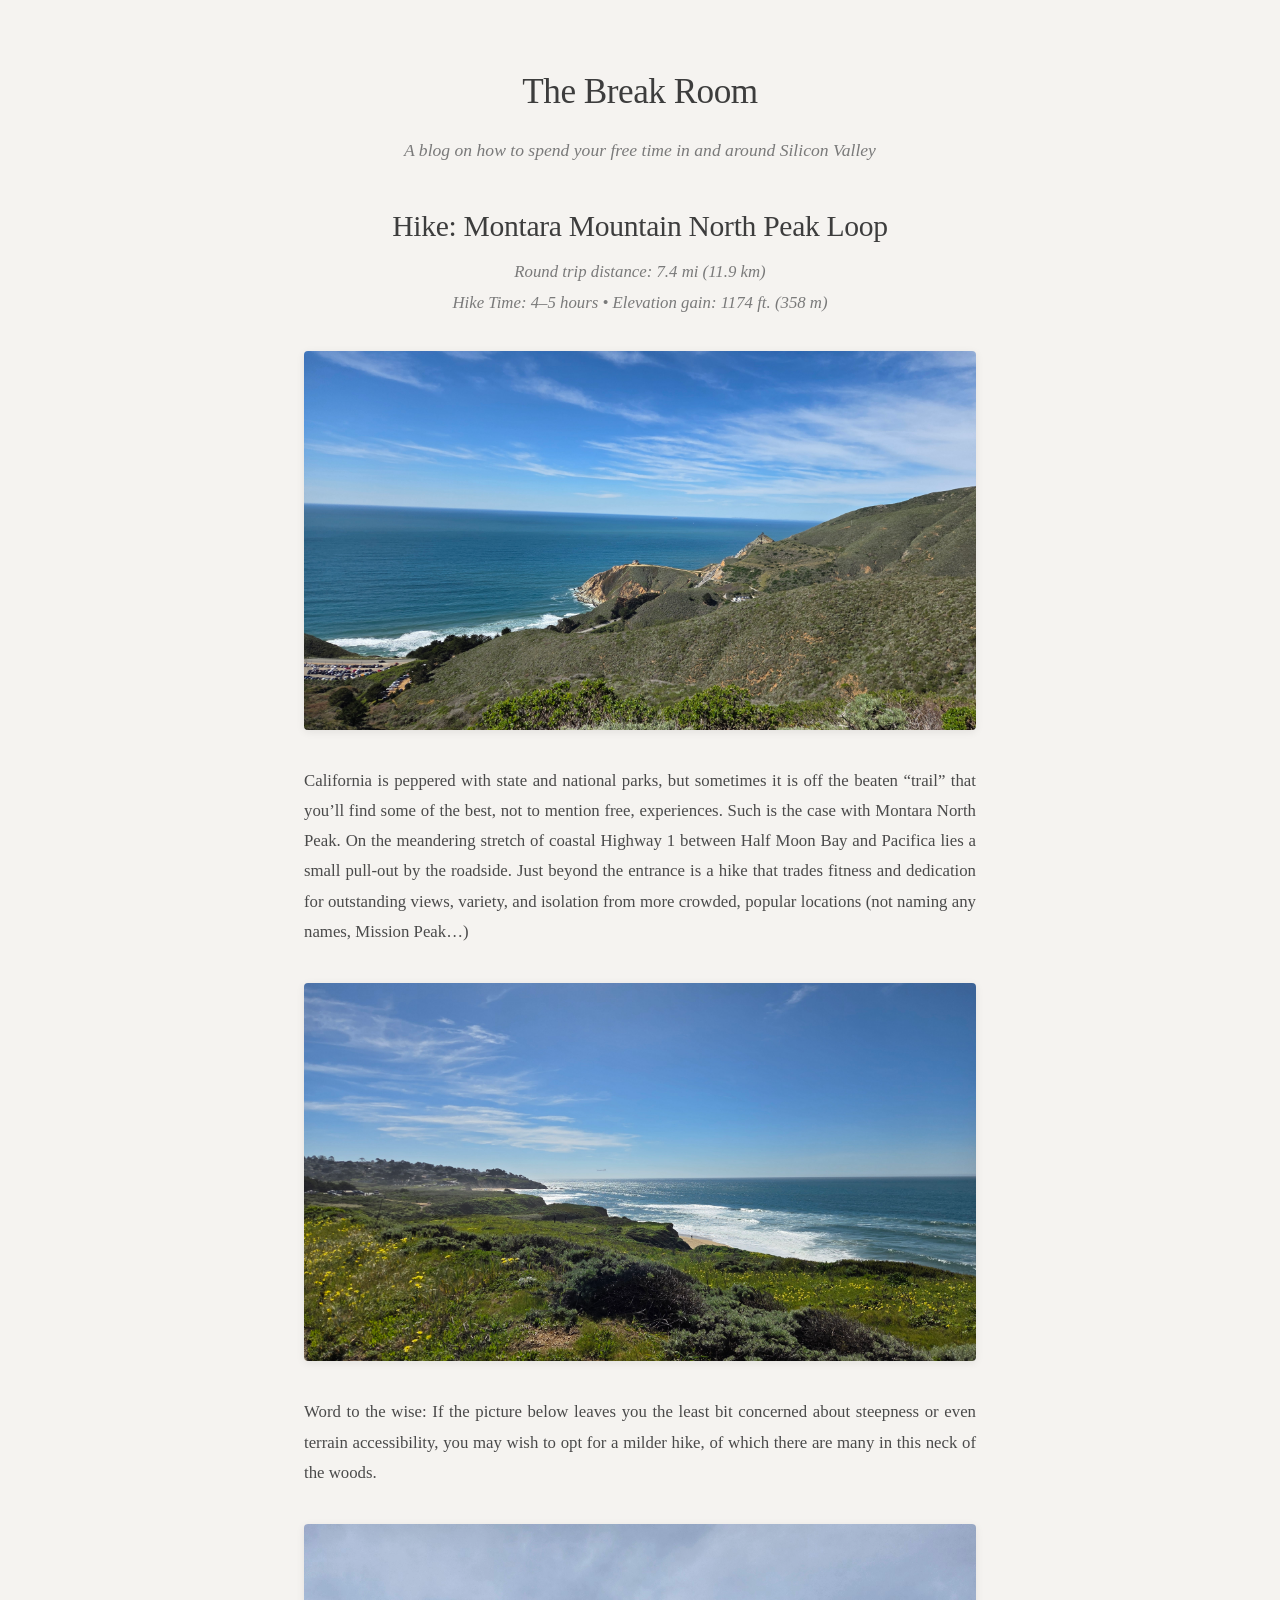
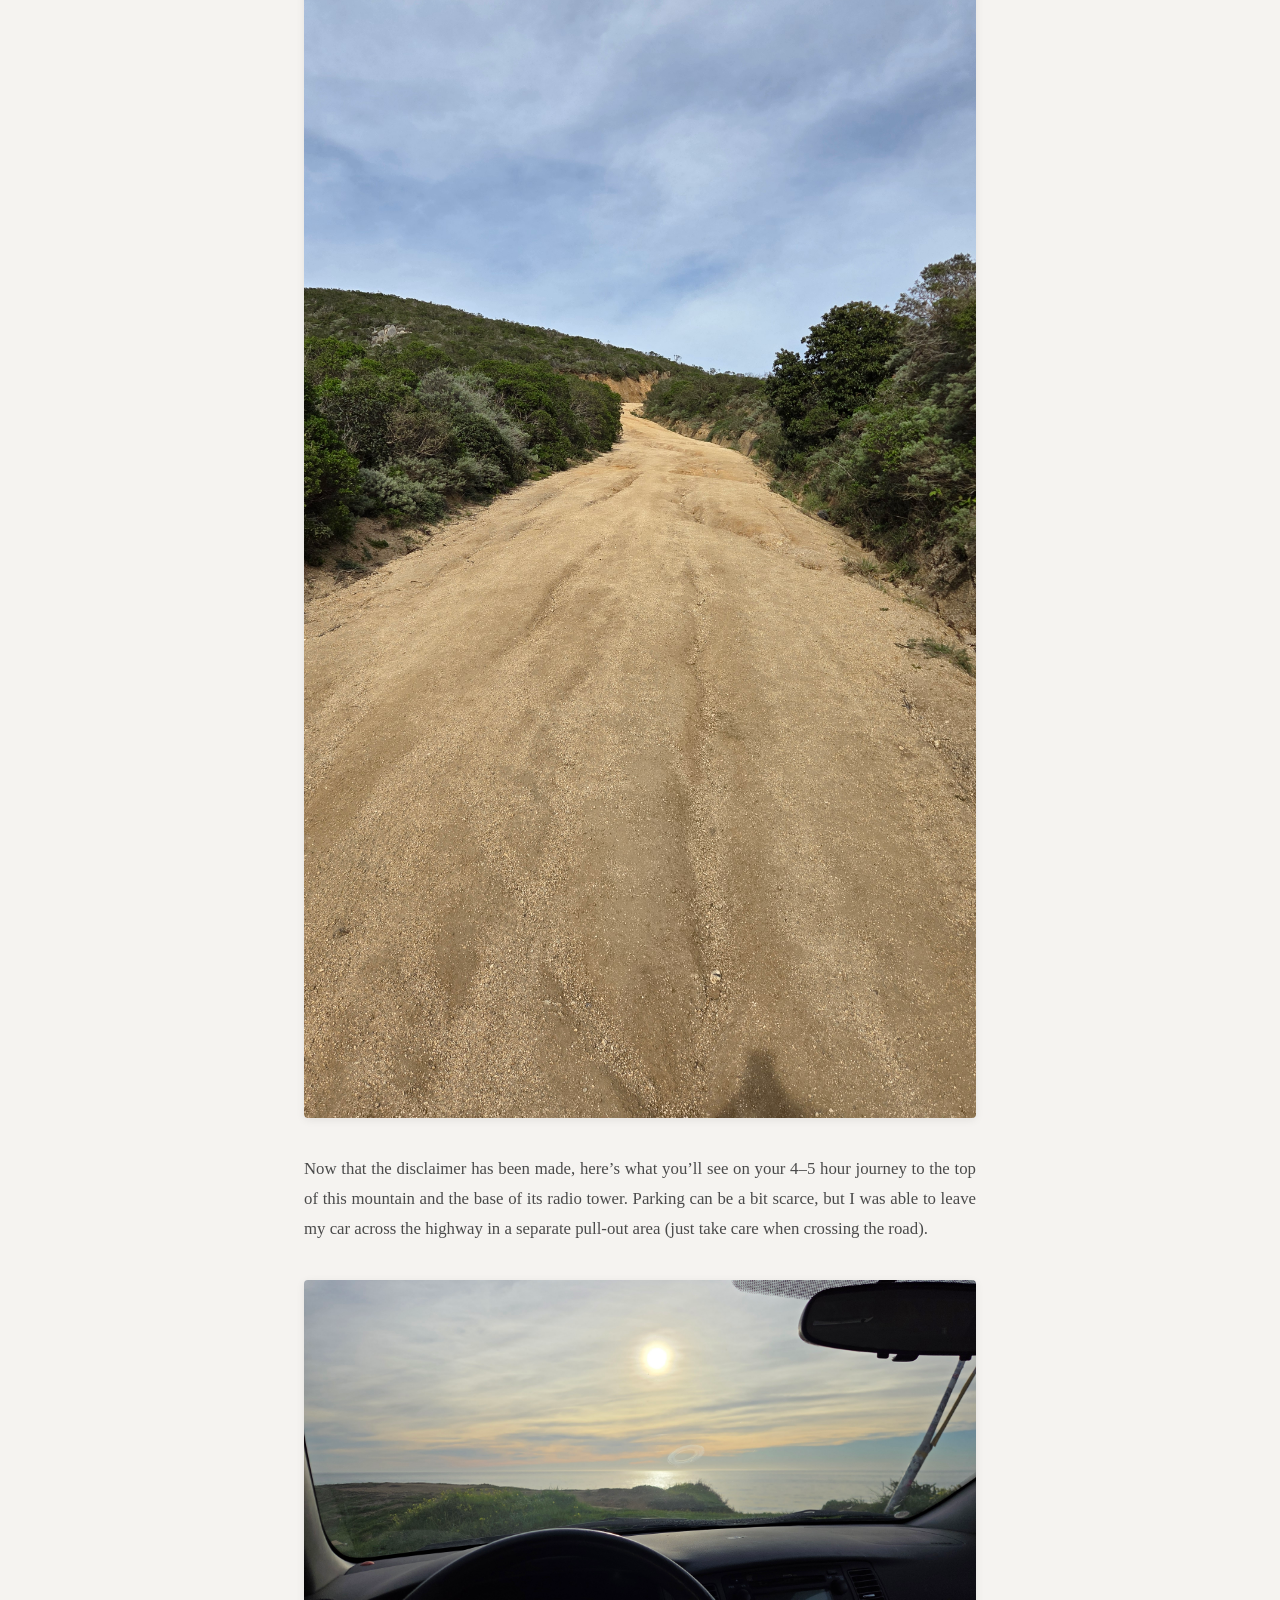
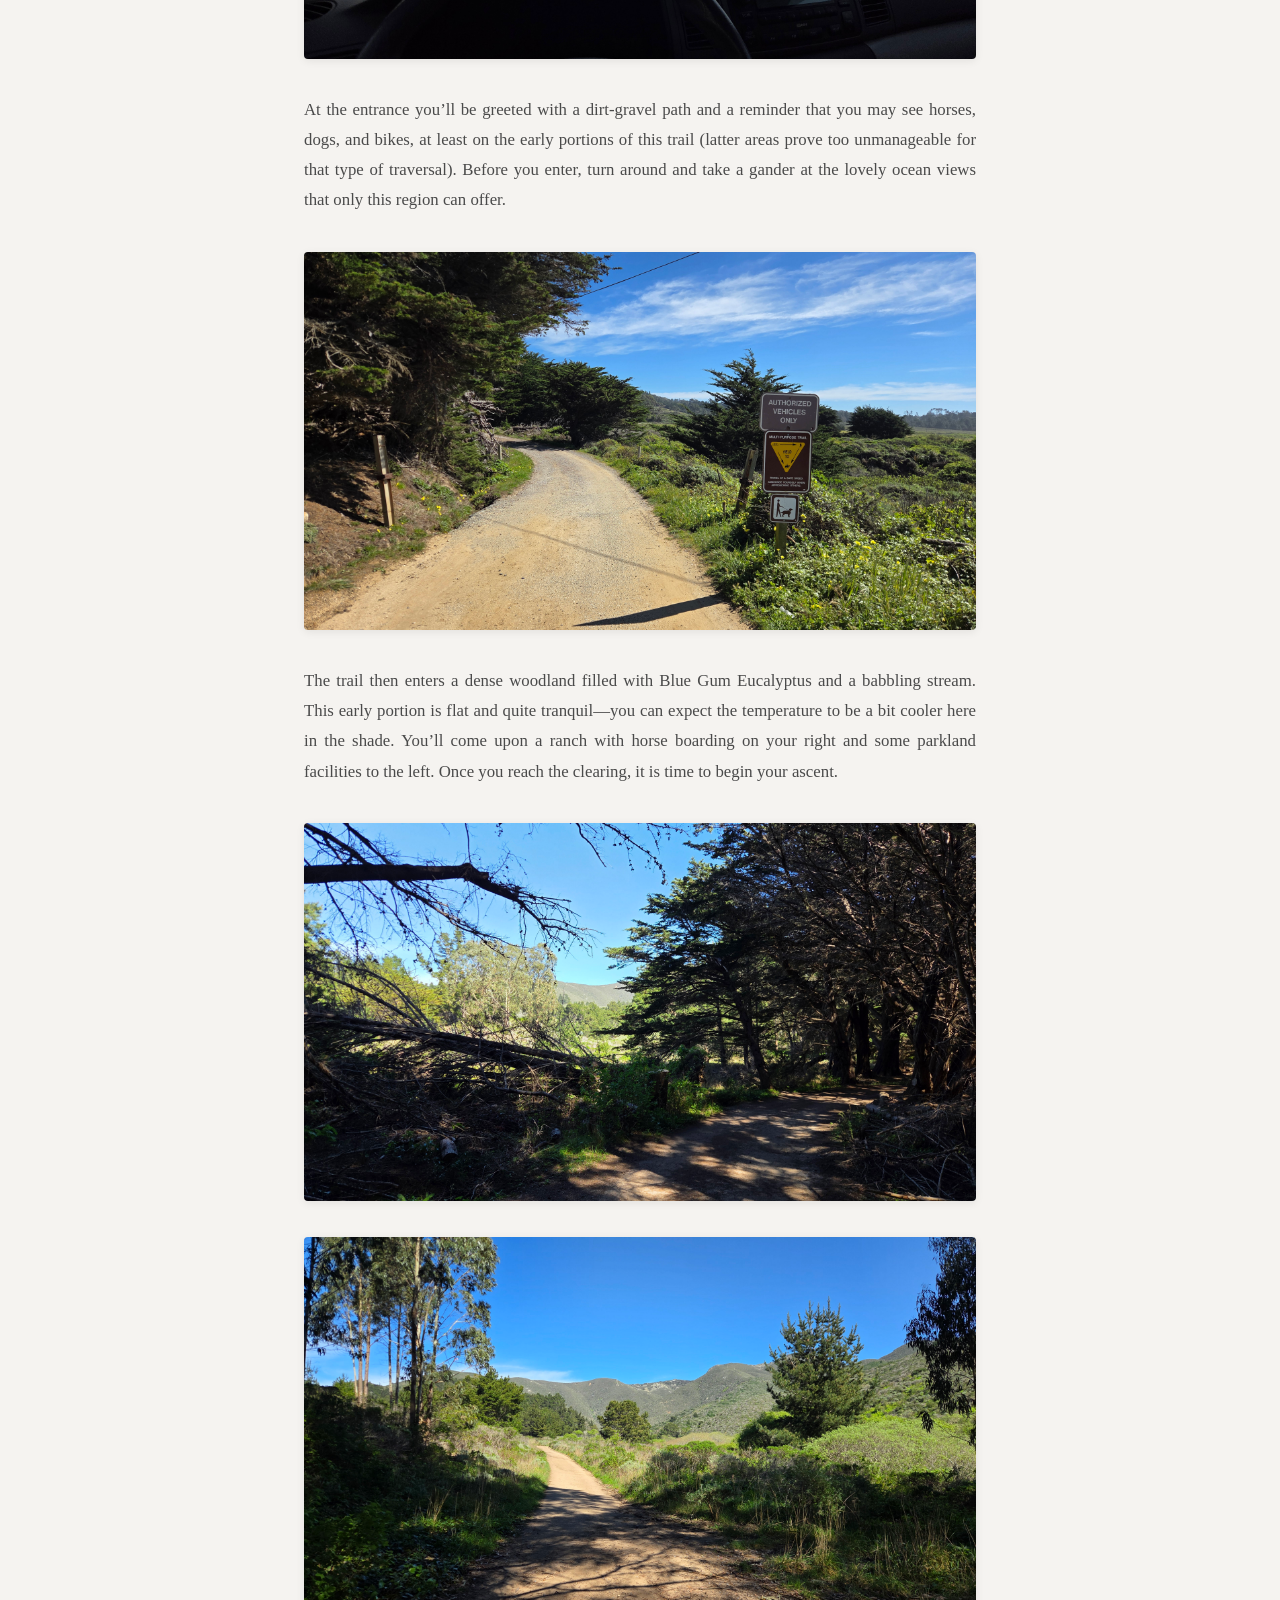
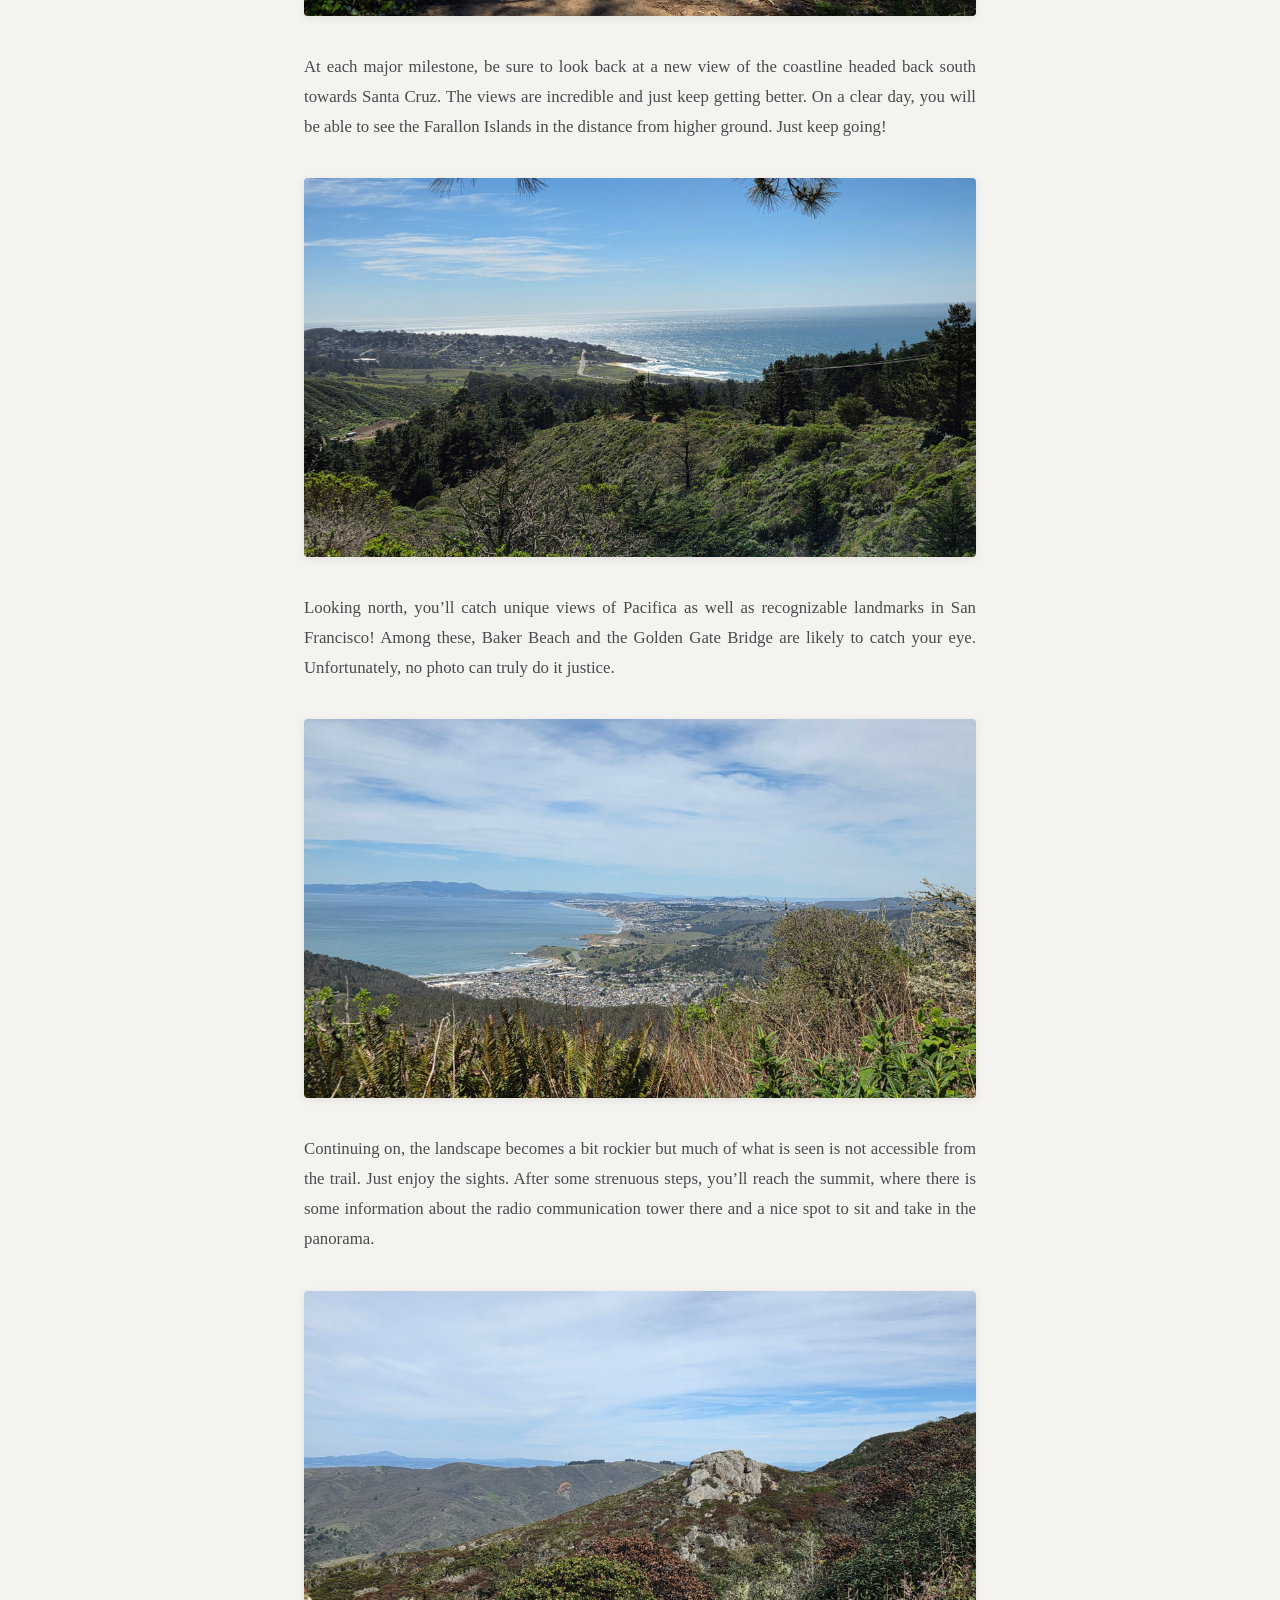
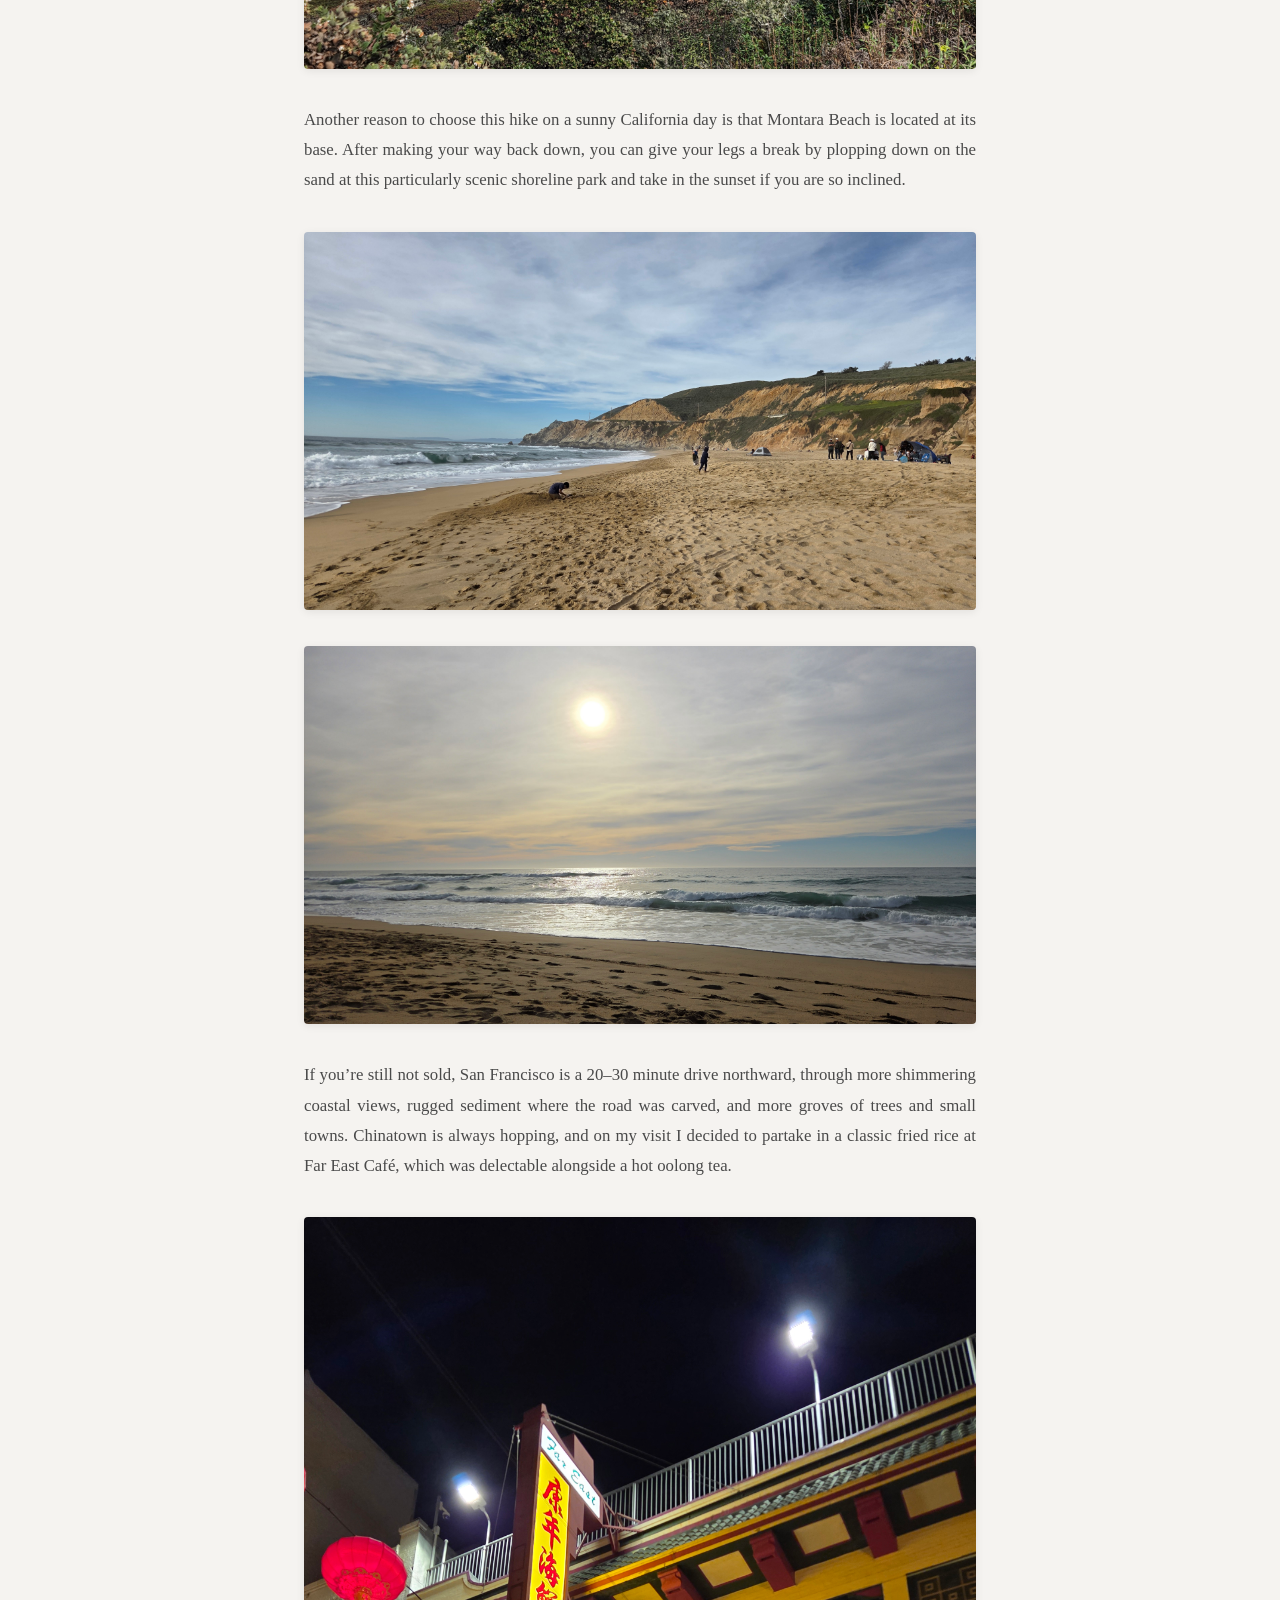
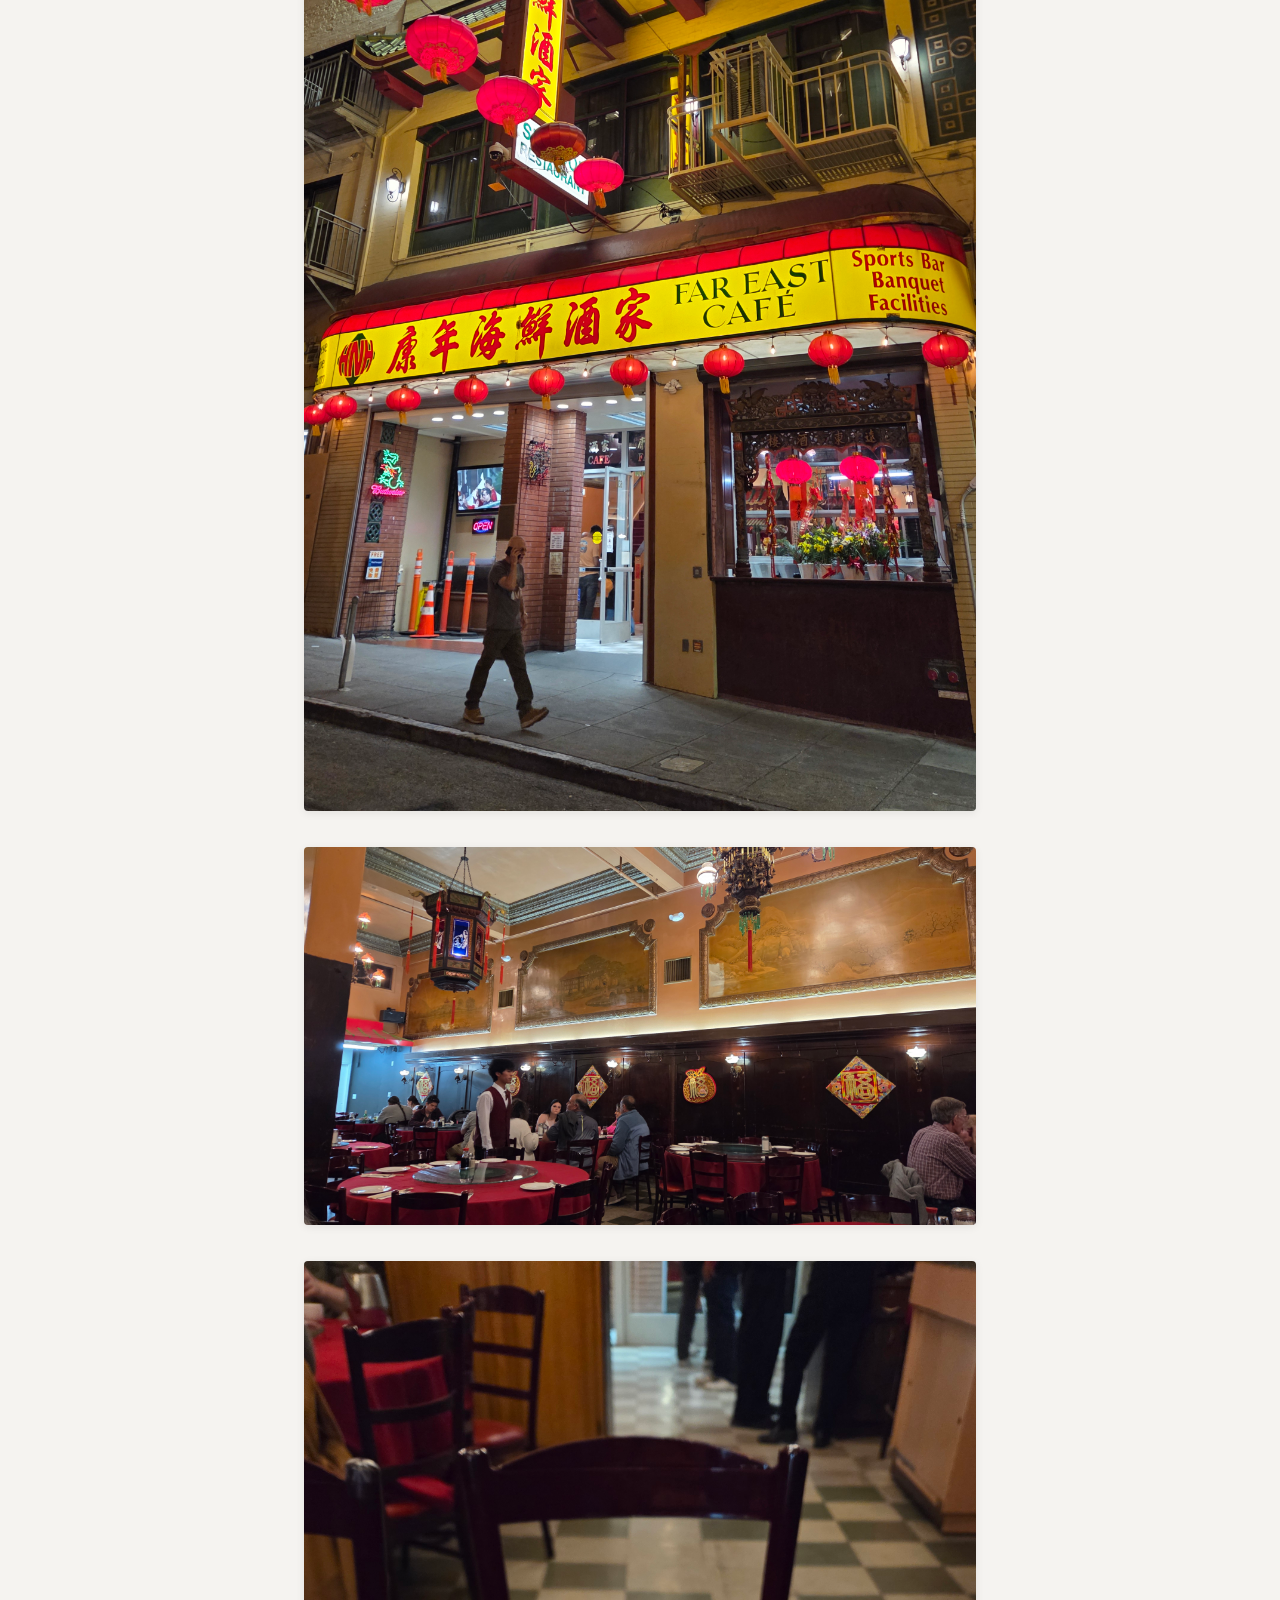
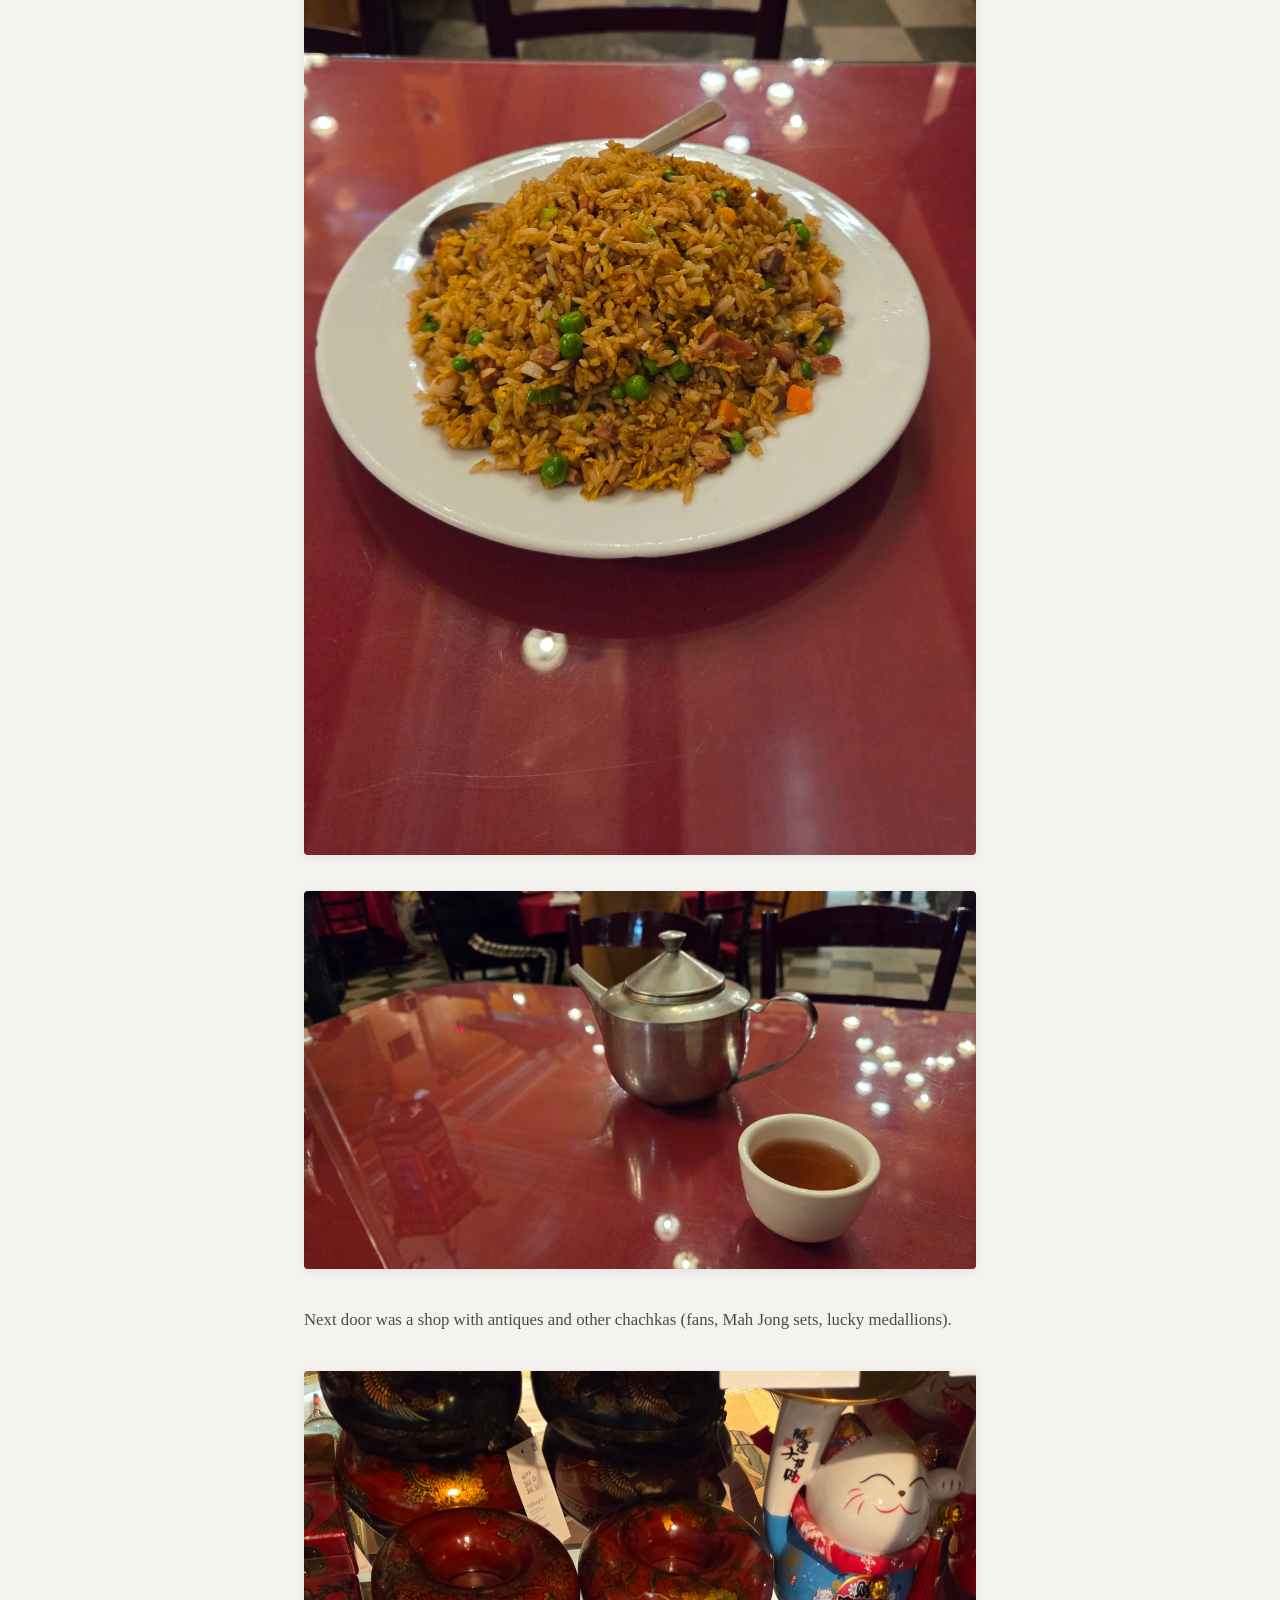
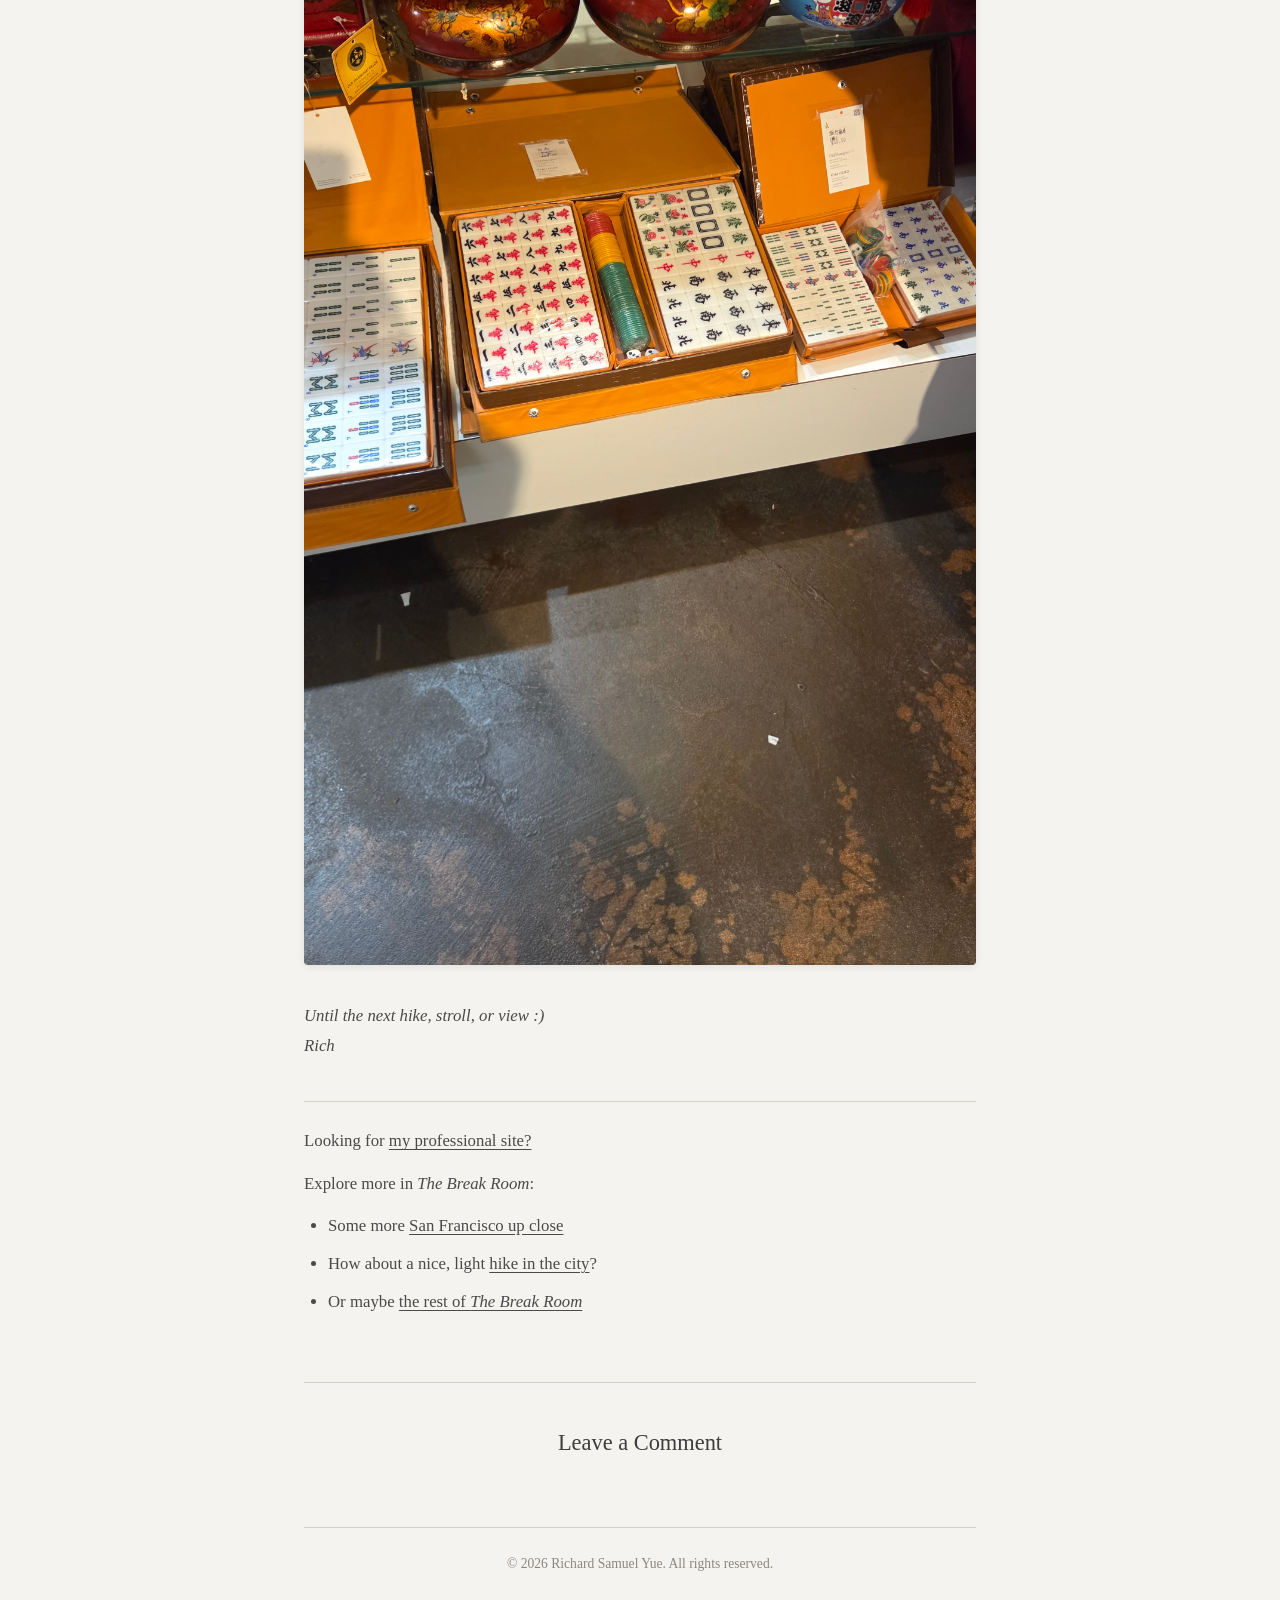
<file: break_room/montara_north_peak.html>
<!DOCTYPE html>
<html lang="en">
<head>
  <meta http-equiv="Cache-Control" content="no-cache, no-store, must-revalidate">
  <meta charset="UTF-8">
  <meta name="viewport" content="width=device-width, initial-scale=1.0">
  <title>The Break Room - Montara North Peak</title>
  <link rel="stylesheet" href="../css/blog.css">
</head>
<body>
  <div class="container">
    <header class="blog-header">
      <h1 class="blog-title"><a href="break_room.html">The Break Room</a></h1>
      <p class="subtitle">A blog on how to spend your free time in and around Silicon Valley</p>
    </header>

    <article>
      <h2 class="post-title">Hike: Montara Mountain North Peak Loop</h2>
      <div class="post-meta">
        <p>Round trip distance: 7.4 mi (11.9 km)</p>
        <p>Hike Time: 4–5 hours &bull; Elevation gain: 1174 ft. (358 m)</p>
      </div>

      <figure class="post-figure">
        <img src="../img/break_room/montara/first.jpg" alt="Montara Mountain trail start">
      </figure>

      <p>California is peppered with state and national parks, but sometimes it is off the beaten “trail” that you’ll find some of the best, not to mention free, experiences. Such is the case with Montara North Peak. On the meandering stretch of coastal Highway 1 between Half Moon Bay and Pacifica lies a small pull-out by the roadside. Just beyond the entrance is a hike that trades fitness and dedication for outstanding views, variety, and isolation from more crowded, popular locations (not naming any names, Mission Peak…)</p>

      <figure class="post-figure">
        <img src="../img/break_room/montara/ground_sea.jpg" alt="Ground and sea view">
      </figure>

      <p>Word to the wise: If the picture below leaves you the least bit concerned about steepness or even terrain accessibility, you may wish to opt for a milder hike, of which there are many in this neck of the woods.</p>

      <figure class="post-figure">
        <img src="../img/break_room/montara/steep.jpg" alt="Steep trail section">
      </figure>

      <p>Now that the disclaimer has been made, here’s what you’ll see on your 4–5 hour journey to the top of this mountain and the base of its radio tower. Parking can be a bit scarce, but I was able to leave my car across the highway in a separate pull-out area (just take care when crossing the road).</p>

      <figure class="post-figure">
        <img src="../img/break_room/montara/parking.jpg" alt="Parking pullout area">
      </figure>

      <p>At the entrance you’ll be greeted with a dirt-gravel path and a reminder that you may see horses, dogs, and bikes, at least on the early portions of this trail (latter areas prove too unmanageable for that type of traversal). Before you enter, turn around and take a gander at the lovely ocean views that only this region can offer.</p>

      <figure class="post-figure">
        <img src="../img/break_room/montara/entrance.jpg" alt="Trailhead entrance">
      </figure>

      <p>The trail then enters a dense woodland filled with Blue Gum Eucalyptus and a babbling stream. This early portion is flat and quite tranquil—you can expect the temperature to be a bit cooler here in the shade. You’ll come upon a ranch with horse boarding on your right and some parkland facilities to the left. Once you reach the clearing, it is time to begin your ascent.</p>

      <figure class="post-figure">
        <img src="../img/break_room/montara/woods.jpg" alt="Dense eucalyptus woodland">
      </figure>

      <figure class="post-figure">
        <img src="../img/break_room/montara/clearing.jpg" alt="Clearing before the ascent">
      </figure>

      <p>At each major milestone, be sure to look back at a new view of the coastline headed back south towards Santa Cruz. The views are incredible and just keep getting better. On a clear day, you will be able to see the Farallon Islands in the distance from higher ground. Just keep going!</p>

      <figure class="post-figure">
        <img src="../img/break_room/montara/view1.jpg" alt="Coastline view looking south">
      </figure>

      <p>Looking north, you’ll catch unique views of Pacifica as well as recognizable landmarks in San Francisco! Among these, Baker Beach and the Golden Gate Bridge are likely to catch your eye. Unfortunately, no photo can truly do it justice.</p>

      <figure class="post-figure">
        <img src="../img/break_room/montara/pacifica.jpg" alt="View looking north toward Pacifica">
      </figure>

      <p>Continuing on, the landscape becomes a bit rockier but much of what is seen is not accessible from the trail. Just enjoy the sights. After some strenuous steps, you’ll reach the summit, where there is some information about the radio communication tower there and a nice spot to sit and take in the panorama.</p>

      <figure class="post-figure">
        <img src="../img/break_room/montara/rocks.jpg" alt="Rocky terrain near summit">
      </figure>

      <p>Another reason to choose this hike on a sunny California day is that Montara Beach is located at its base. After making your way back down, you can give your legs a break by plopping down on the sand at this particularly scenic shoreline park and take in the sunset if you are so inclined.</p>

      <figure class="post-figure">
        <img src="../img/break_room/montara/beach1.jpg" alt="Montara Beach shoreline">
      </figure>

      <figure class="post-figure">
        <img src="../img/break_room/montara/beach2.jpg" alt="Montara Beach waves">
      </figure>

      <p>If you’re still not sold, San Francisco is a 20–30 minute drive northward, through more shimmering coastal views, rugged sediment where the road was carved, and more groves of trees and small towns. Chinatown is always hopping, and on my visit I decided to partake in a classic fried rice at Far East Café, which was delectable alongside a hot oolong tea.</p>

      <figure class="post-figure">
        <img src="../img/break_room/montara/food1.jpg" alt="Far East Café dining">
      </figure>

      <figure class="post-figure">
        <img src="../img/break_room/montara/food2.jpg" alt="Chinatown dishes">
      </figure>

      <figure class="post-figure">
        <img src="../img/break_room/montara/food3.jpg" alt="Fried rice dish">
      </figure>

      <figure class="post-figure">
        <img src="../img/break_room/montara/food4.jpg" alt="Hot oolong tea">
      </figure>

      <p>Next door was a shop with antiques and other chachkas (fans, Mah Jong sets, lucky medallions).</p>

      <figure class="post-figure">
        <img src="../img/break_room/montara/trinkets.jpg" alt="Antiques and trinkets shop">
      </figure>

      <p class="author-signoff">
        Until the next hike, stroll, or view :)<br>
        <i>Rich</i>
      </p>

      <nav class="post-nav" aria-label="Related Posts">
        <p>Looking for <a href="../index.html">my professional site?</a></p>
        <p>Explore more in <i>The Break Room</i>:</p>
        <ul>
          <li>Some more <a href="san_francisco.html">San Francisco up close</a></li>
          <li>How about a nice, light <a href="lands_end.html">hike in the city</a>?</li>
          <li>Or maybe <a href="break_room.html">the rest of <i>The Break Room</i></a></li>
        </ul>
      </nav>
    </article>

    <section class="comments-section">
      <h2>Leave a Comment</h2>
      <script src="https://utteranc.es/client.js"
        repo="rsyue/break_room_comments"
        issue-term="title"
        theme="github-light"
        crossorigin="anonymous"
        async>
      </script>
    </section>

    <footer>
      <p>&copy; 2026 Richard Samuel Yue. All rights reserved.</p>
    </footer>
  </div>
</body>
</html>
</file>
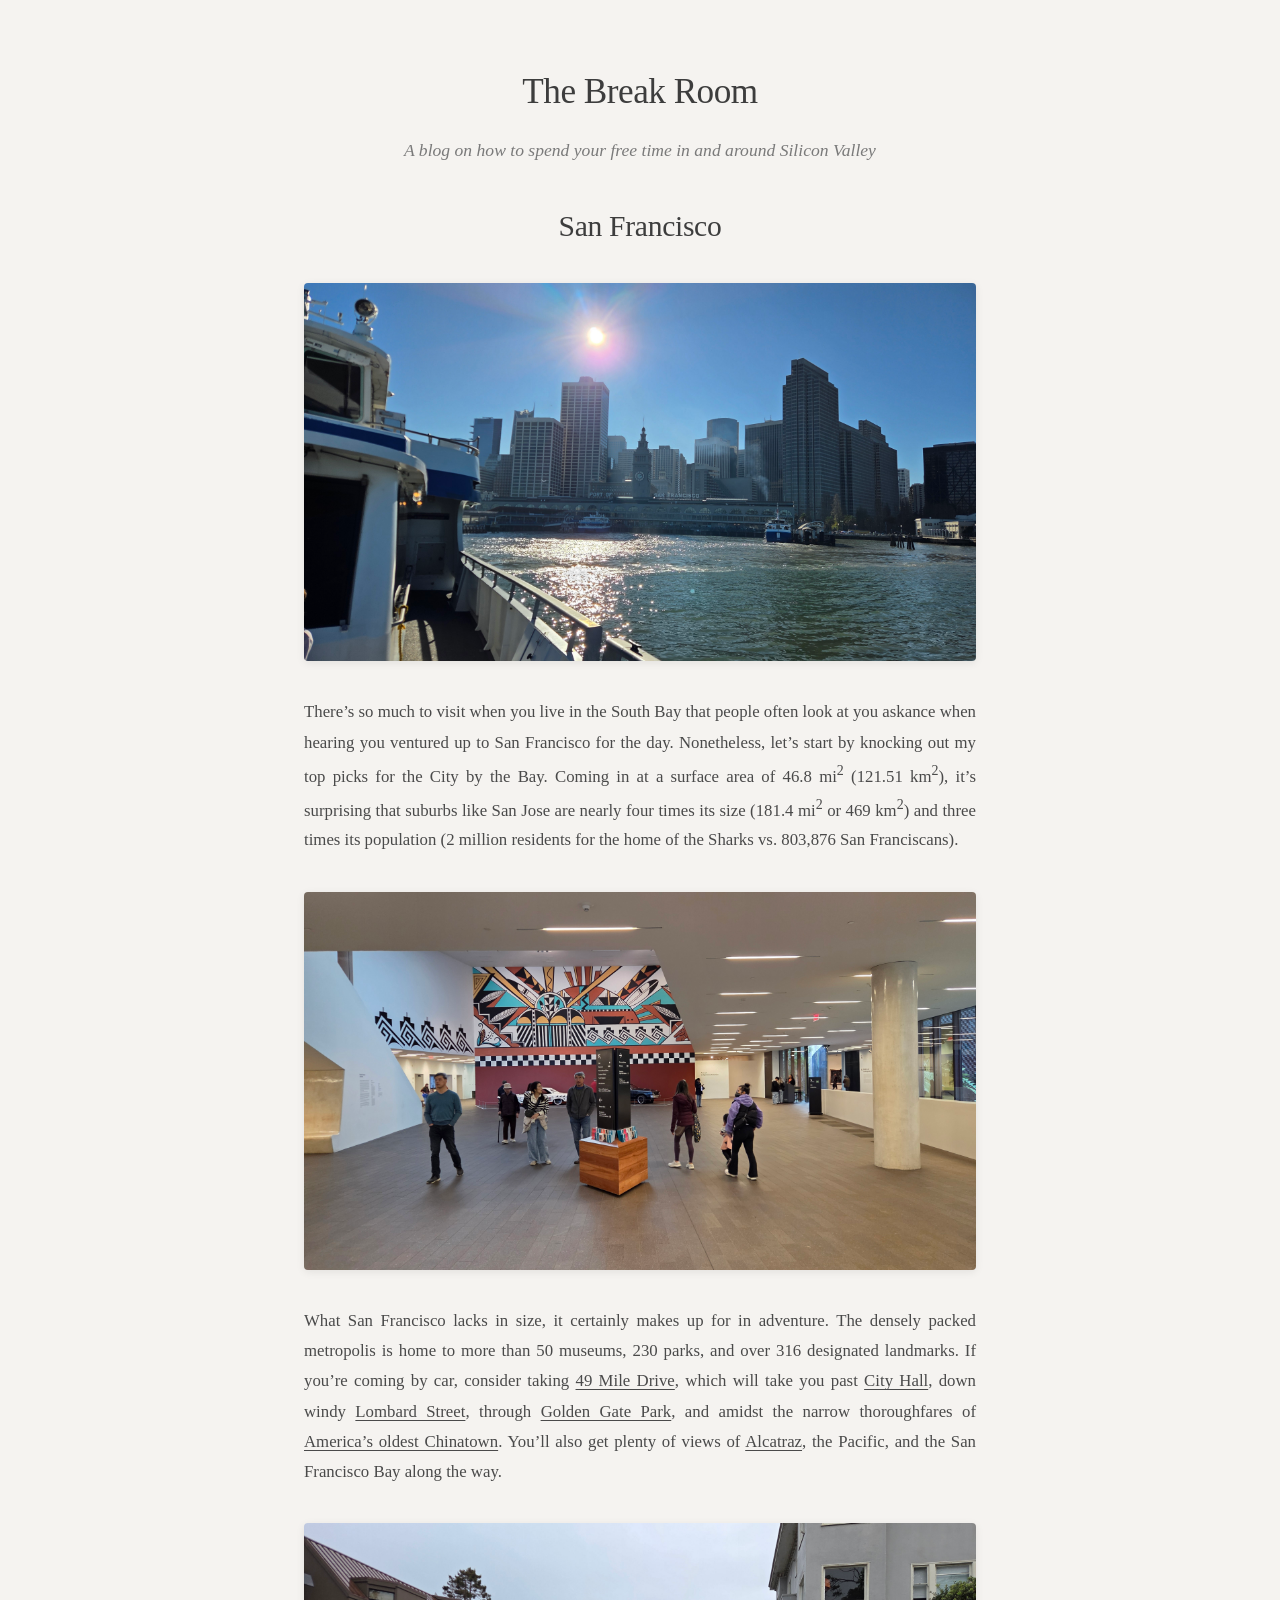
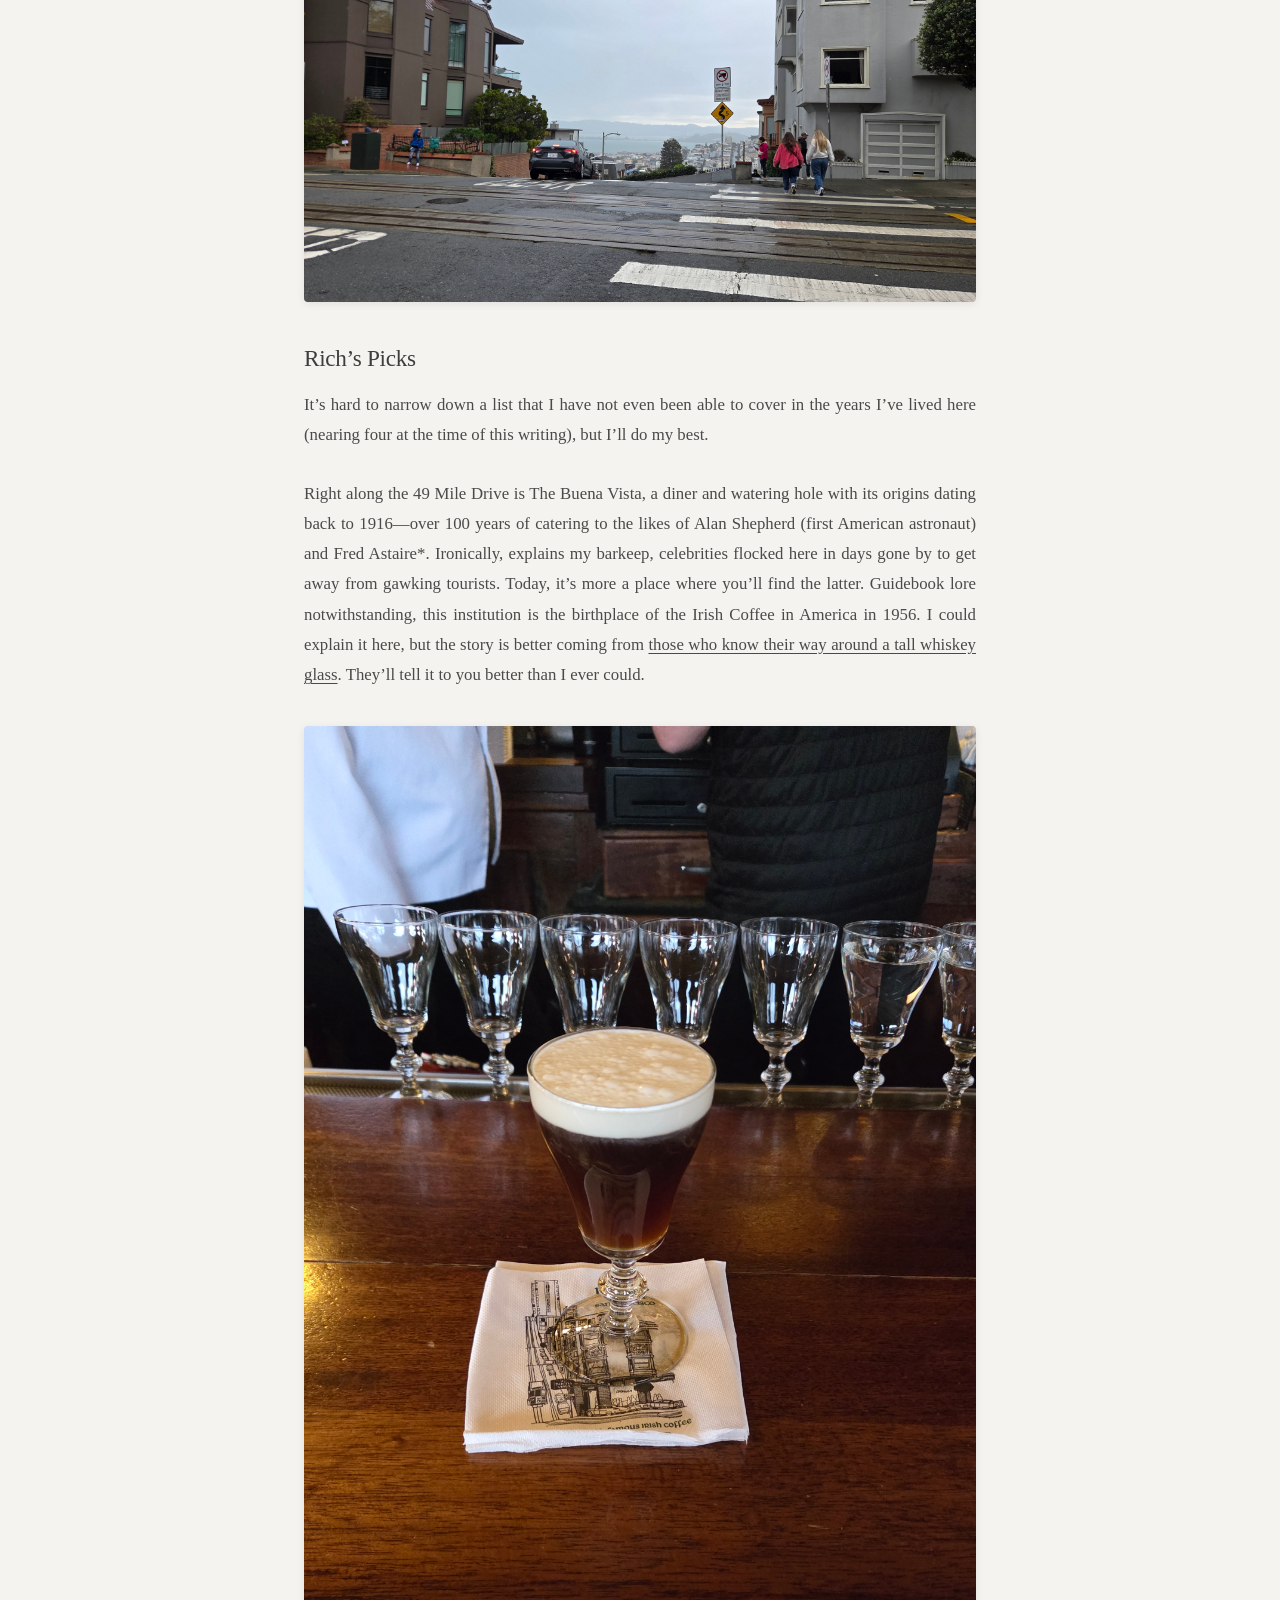
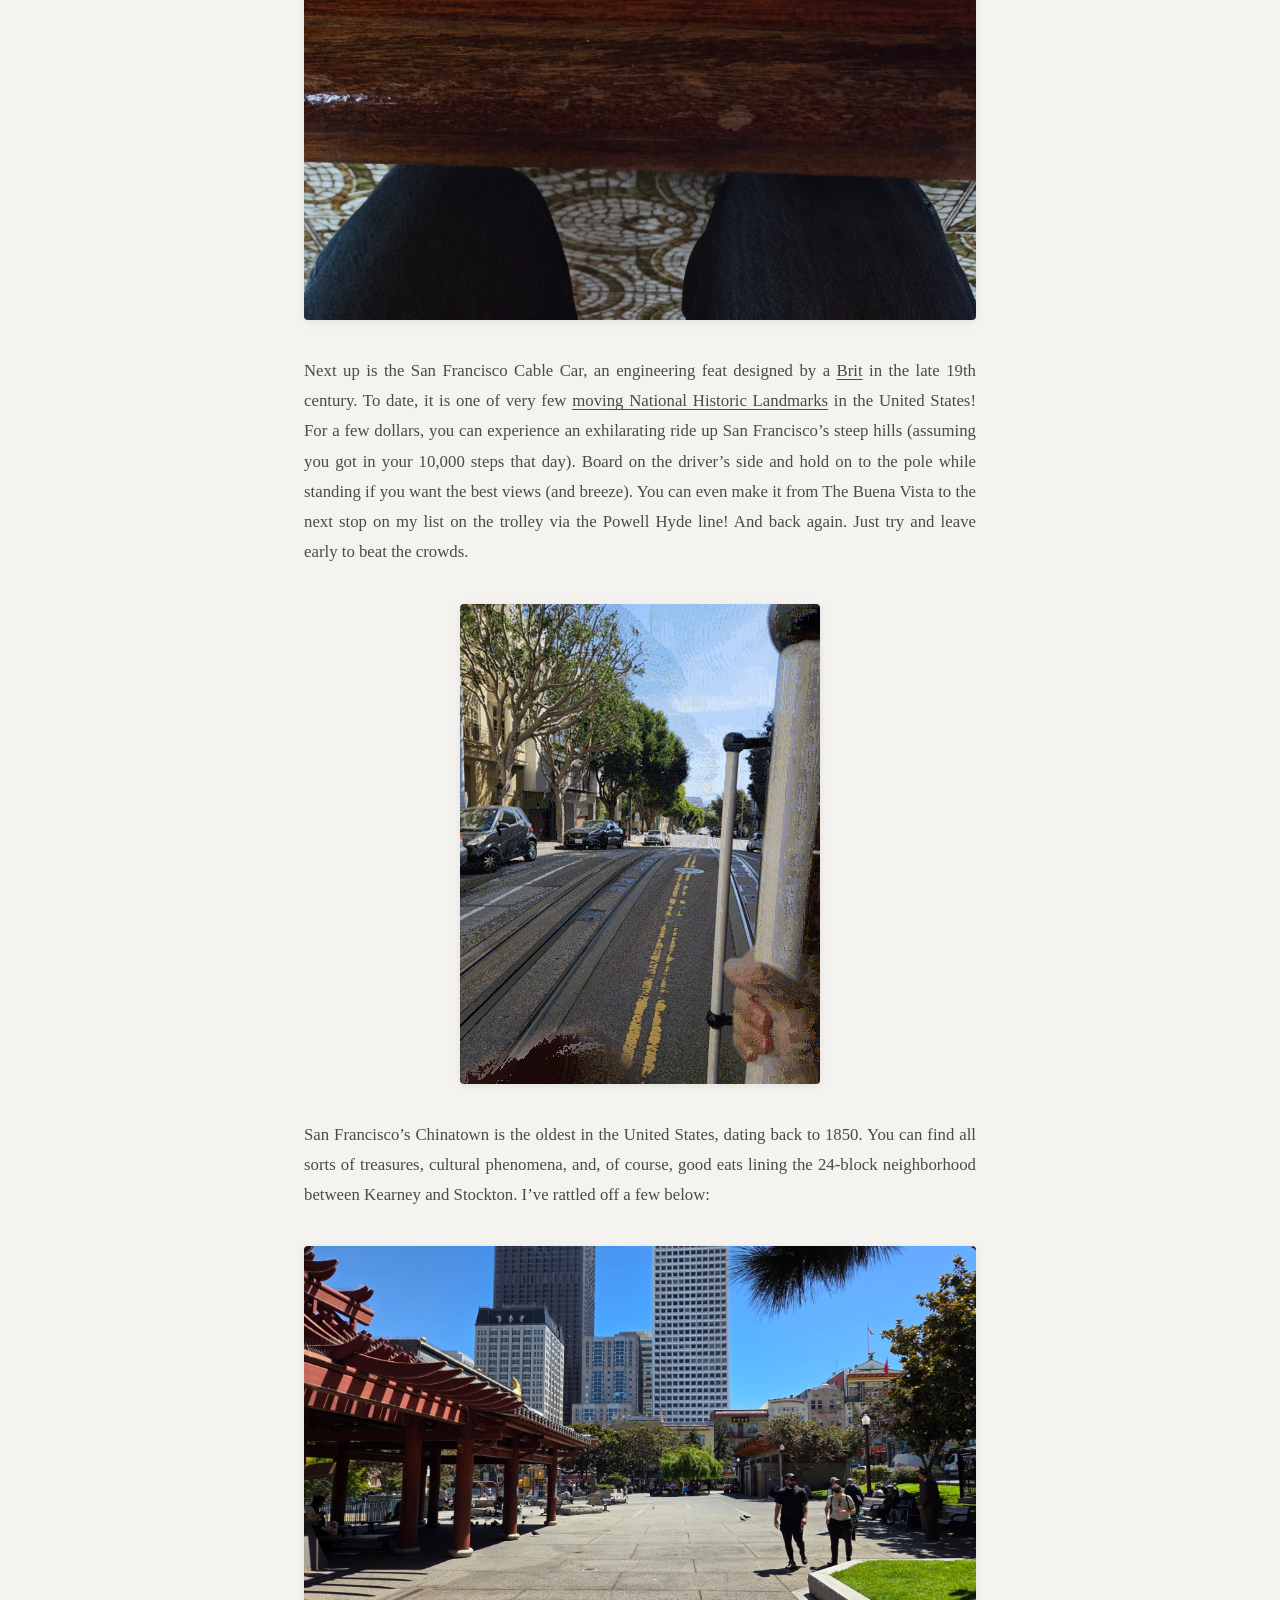
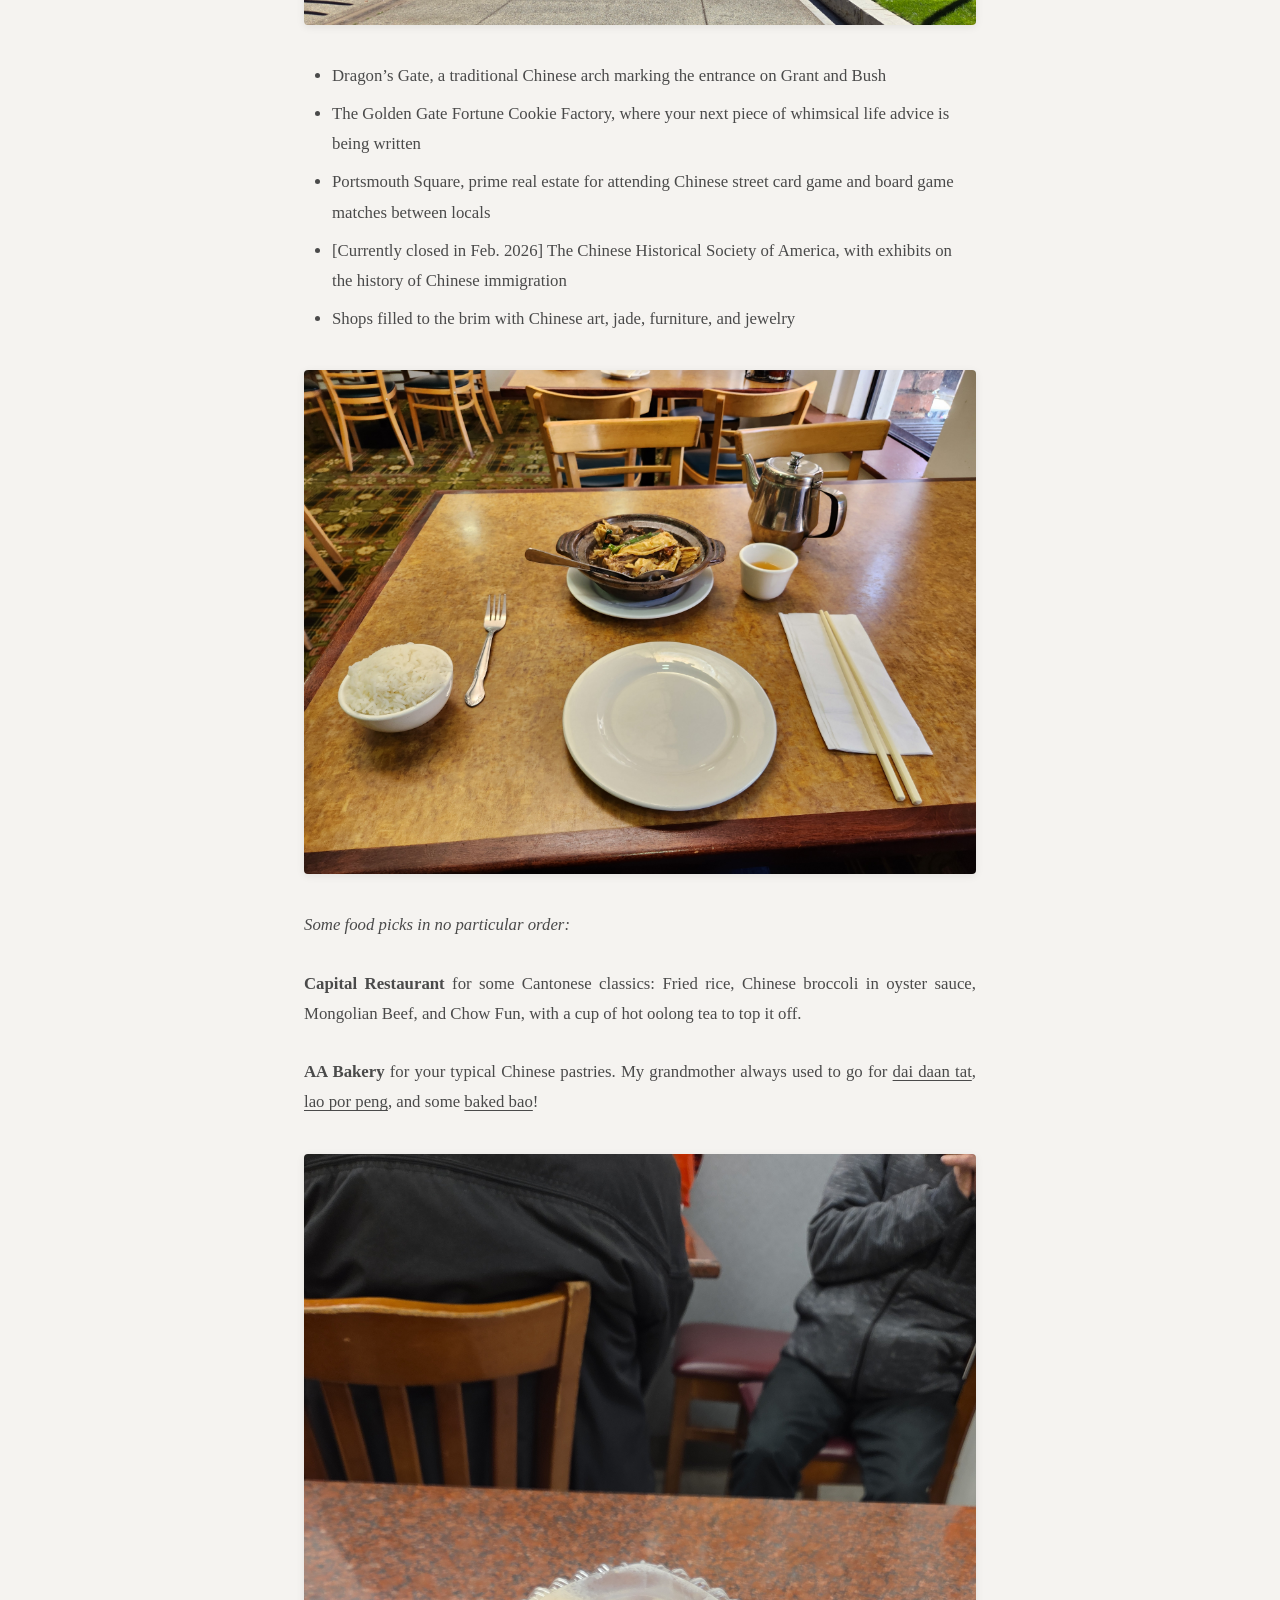
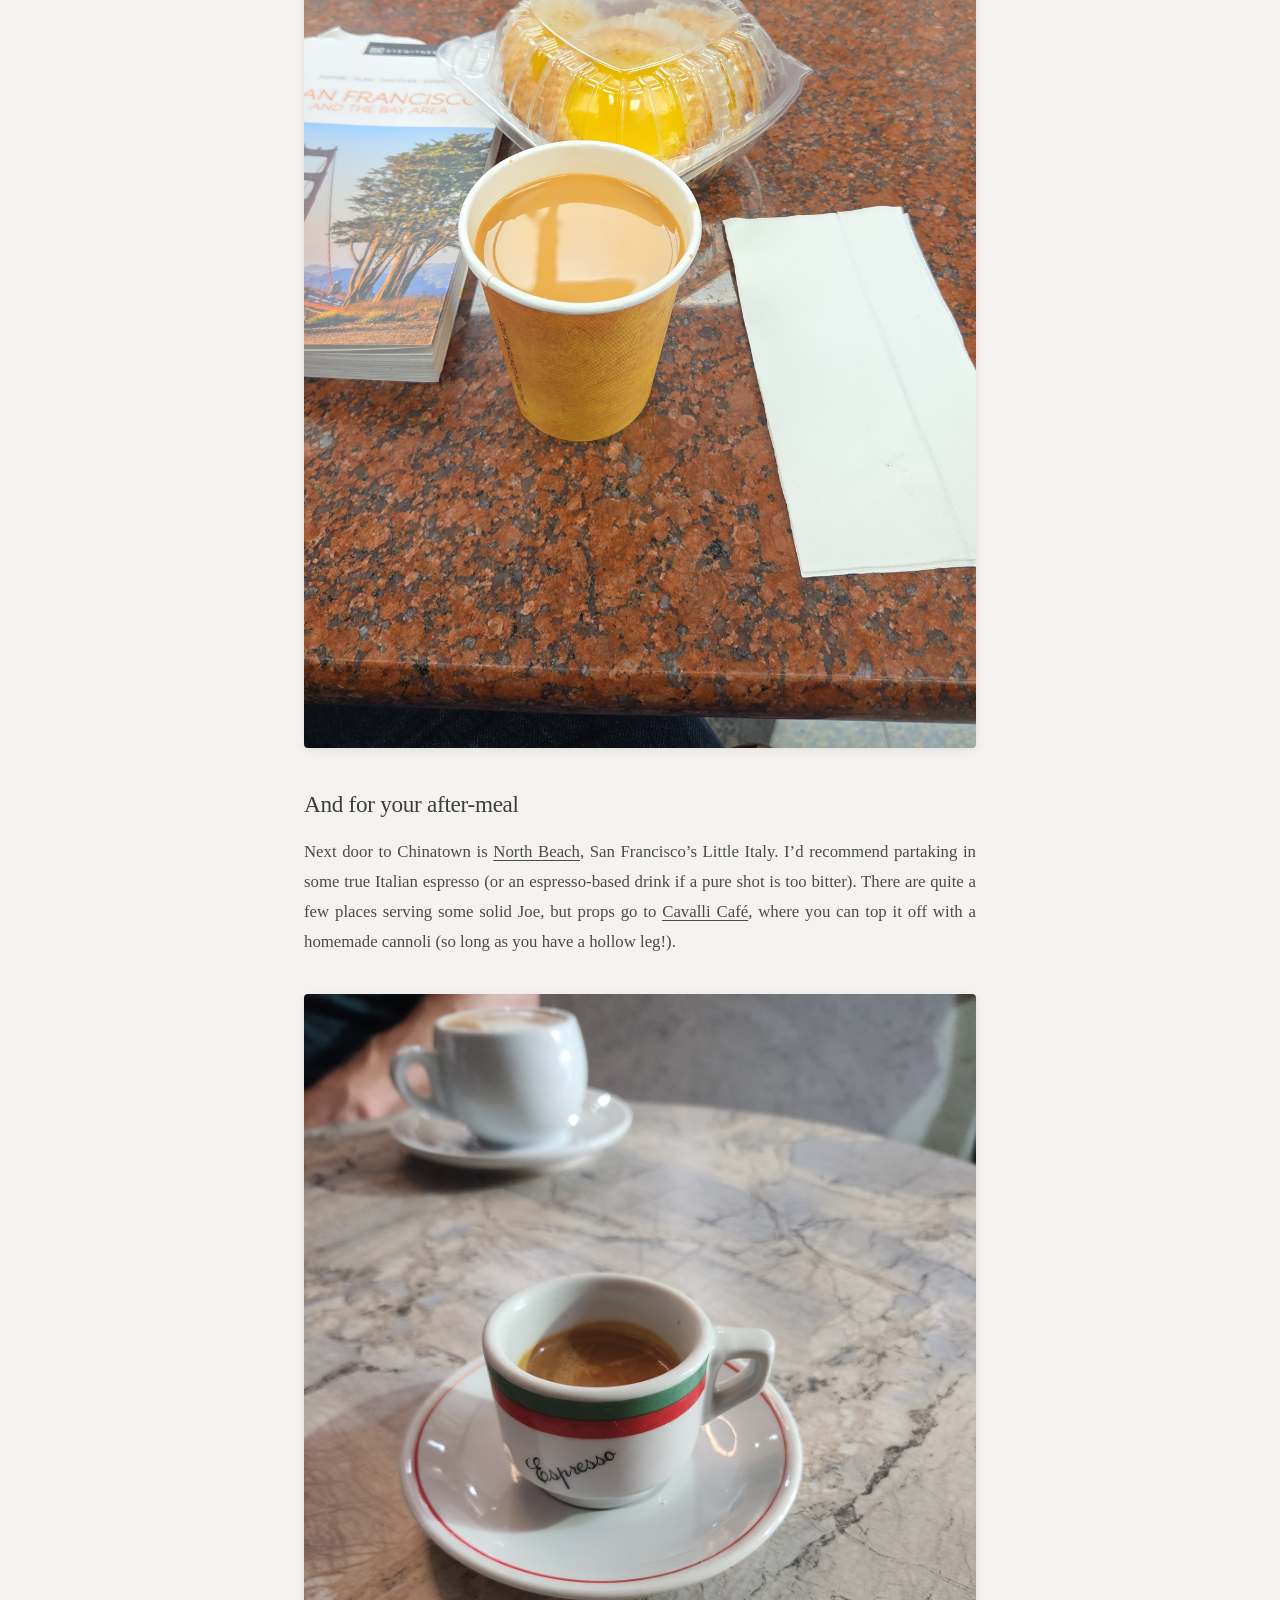
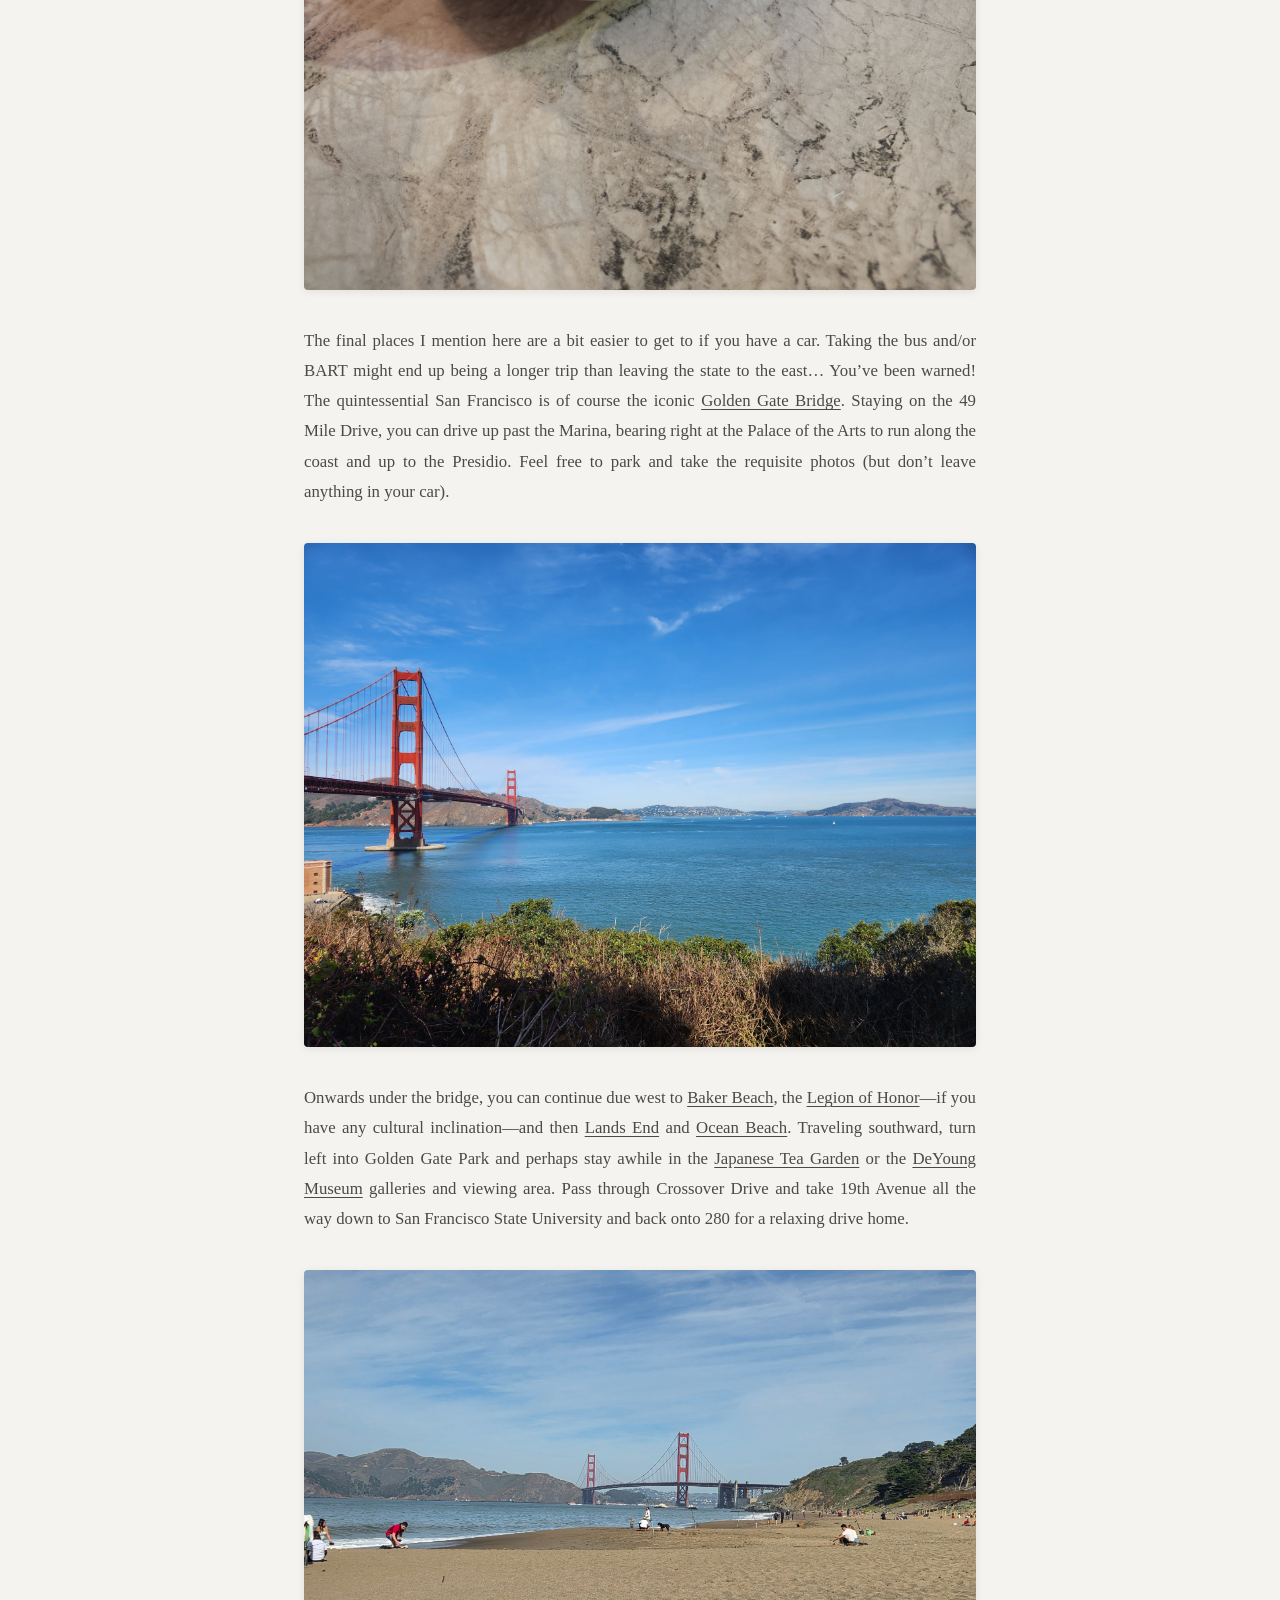
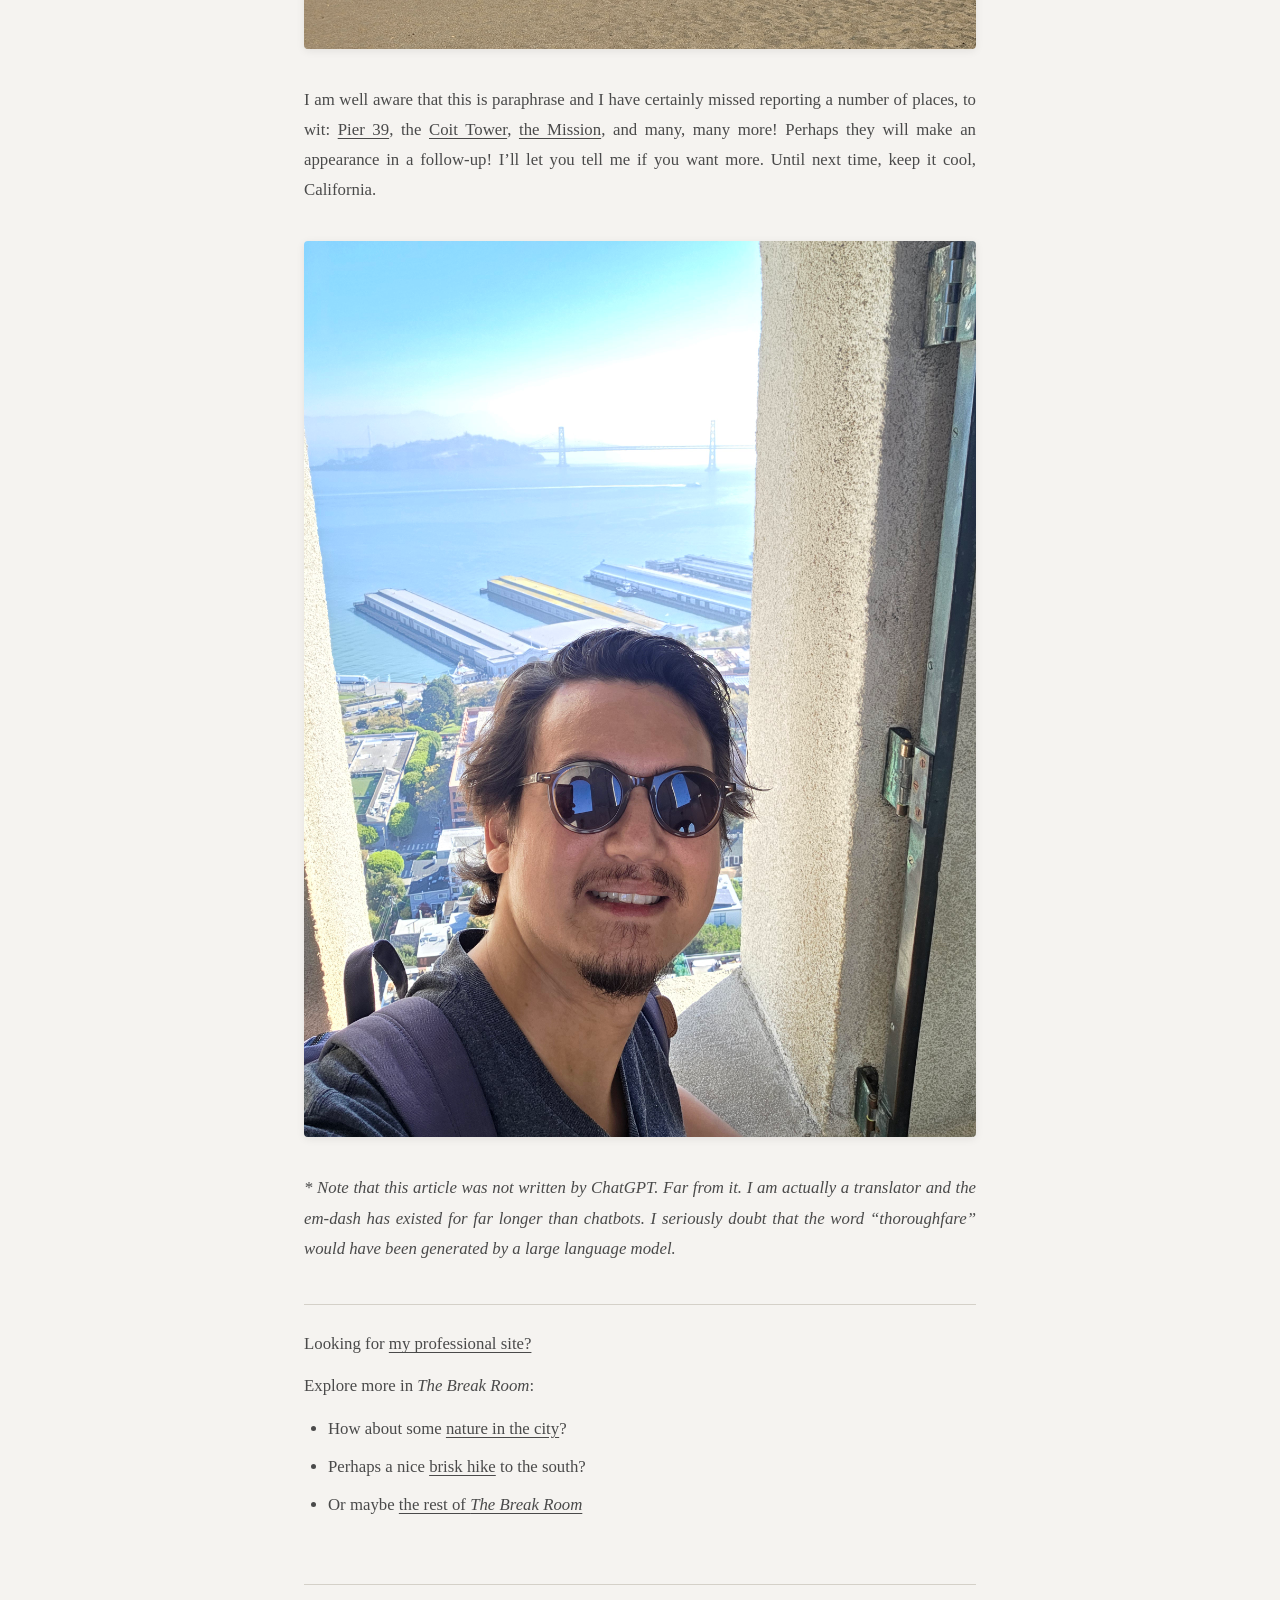
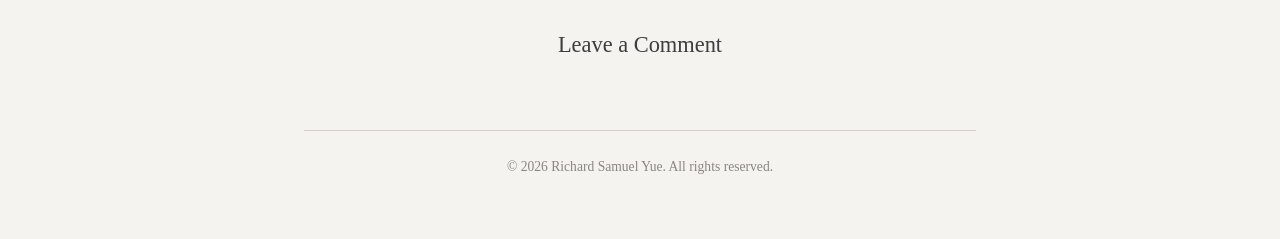
<file: break_room/san_francisco.html>
<!DOCTYPE html>
<html lang="en">
<head>
  <meta http-equiv="Cache-Control" content="no-cache, no-store, must-revalidate">
  <meta charset="UTF-8">
  <meta name="viewport" content="width=device-width, initial-scale=1.0">
  <title>The Break Room - San Francisco</title>
  <link rel="stylesheet" href="../css/blog.css">
</head>
<body>
  <div class="container">
    <header class="blog-header">
      <h1 class="blog-title"><a href="break_room.html">The Break Room</a></h1>
      <p class="subtitle">A blog on how to spend your free time in and around Silicon Valley</p>
    </header>

    <article>
      <h2 class="post-title">San Francisco</h2>

      <figure class="post-figure">
        <img src="../img/break_room/sf/skyline.jpg" alt="San Francisco skyline">
      </figure>

      <p>There’s so much to visit when you live in the South Bay that people often look at you askance when hearing you ventured up to San Francisco for the day. Nonetheless, let’s start by knocking out my top picks for the City by the Bay. Coming in at a surface area of 46.8 mi<sup>2</sup> (121.51 km<sup>2</sup>), it’s surprising that suburbs like San Jose are nearly four times its size (181.4 mi<sup>2</sup> or 469 km<sup>2</sup>) and three times its population (2 million residents for the home of the Sharks vs. 803,876 San Franciscans).</p>

      <figure class="post-figure">
        <img src="../img/break_room/sf/deyoung.jpg" alt="DeYoung Museum">
      </figure>

      <p>What San Francisco lacks in size, it certainly makes up for in adventure. The densely packed metropolis is home to more than 50 museums, 230 parks, and over 316 designated landmarks. If you’re coming by car, consider taking <a href="https://www.sftodo.com/sanfrancisco/scenic-49-mile-drive">49 Mile Drive</a>, which will take you past <a href="https://www.sf.gov/location--san-francisco-city-hall">City Hall</a>, down windy <a href="https://www.sftravel.com/things-to-do/attractions/iconic-sf/lombard-street">Lombard Street</a>, through <a href="https://sfrecpark.org/770/Golden-Gate-Park">Golden Gate Park</a>, and amidst the narrow thoroughfares of <a href="https://secretsanfrancisco.com/chinatown-san-francisco-history/">America’s oldest Chinatown</a>. You’ll also get plenty of views of <a href="https://www.nps.gov/alca/index.htm">Alcatraz</a>, the Pacific, and the San Francisco Bay along the way.</p>

      <figure class="post-figure">
        <img src="../img/break_room/sf/lombard.jpg" alt="Lombard Street">
      </figure>

      <h2>Rich’s Picks</h2>
      <p>It’s hard to narrow down a list that I have not even been able to cover in the years I’ve lived here (nearing four at the time of this writing), but I’ll do my best.</p>

      <p>Right along the 49 Mile Drive is The Buena Vista, a diner and watering hole with its origins dating back to 1916&mdash;over 100 years of catering to the likes of Alan Shepherd (first American astronaut) and Fred Astaire*. Ironically, explains my barkeep, celebrities flocked here in days gone by to get away from gawking tourists. Today, it’s more a place where you’ll find the latter. Guidebook lore notwithstanding, this institution is the birthplace of the Irish Coffee in America in 1956. I could explain it here, but the story is better coming from <a href="https://www.youtube.com/watch?v=QOSC5JunFpc">those who know their way around a tall whiskey glass</a>. They’ll tell it to you better than I ever could.</p>

      <figure class="post-figure">
        <img src="../img/break_room/sf/irish_coffee.jpg" alt="Irish Coffee at The Buena Vista">
      </figure>

      <p>Next up is the San Francisco Cable Car, an engineering feat designed by a <a href="https://www.sfmta.com/getting-around/muni/cable-cars/cable-car-history">Brit</a> in the late 19th century. To date, it is one of very few <a href="https://californiathroughmylens.com/san-francisco-cable-cars/">moving National Historic Landmarks</a> in the United States! For a few dollars, you can experience an exhilarating ride up San Francisco’s steep hills (assuming you got in your 10,000 steps that day). Board on the driver’s side and hold on to the pole while standing if you want the best views (and breeze). You can even make it from The Buena Vista to the next stop on my list on the trolley via the Powell Hyde line! And back again. Just try and leave early to beat the crowds.</p>

      <figure class="post-figure">
        <img src="../img/break_room/sf/cable_car.gif" alt="San Francisco Cable Car in motion">
      </figure>

      <p>San Francisco’s Chinatown is the oldest in the United States, dating back to 1850. You can find all sorts of treasures, cultural phenomena, and, of course, good eats lining the 24-block neighborhood between Kearney and Stockton. I’ve rattled off a few below:</p>

      <figure class="post-figure">
        <img src="../img/break_room/sf/chinatown_park.jpg" alt="Portsmouth Square in Chinatown">
      </figure>

      <ul>
        <li>Dragon’s Gate, a traditional Chinese arch marking the entrance on Grant and Bush</li>
        <li>The Golden Gate Fortune Cookie Factory, where your next piece of whimsical life advice is being written</li>
        <li>Portsmouth Square, prime real estate for attending Chinese street card game and board game matches between locals</li>
        <li>[Currently closed in Feb. 2026] The Chinese Historical Society of America, with exhibits on the history of Chinese immigration</li>
        <li>Shops filled to the brim with Chinese art, jade, furniture, and jewelry</li>
      </ul>

      <figure class="post-figure">
        <img src="../img/break_room/sf/chinese_food.jpg" alt="Chinese food dishes">
      </figure>

      <p><i>Some food picks in no particular order:</i></p>
      <p><b>Capital Restaurant</b> for some Cantonese classics: Fried rice, Chinese broccoli in oyster sauce, Mongolian Beef, and Chow Fun, with a cup of hot oolong tea to top it off.</p>
      <p><b>AA Bakery</b> for your typical Chinese pastries. My grandmother always used to go for <a href="https://eatchofood.substack.com/p/a-very-big-egg-tart-dai-daan-tat">dai daan tat</a>, <a href="http://www.mykitchensnippets.com/2010/07/wife-biscuitsweetheart-cakelao-por-peng.html">lao por peng</a>, and some <a href="https://www.barbarabakes.com/baked-char-sui-bao-cantonese-bbq-pork-bun/">baked bao</a>!</p>

      <figure class="post-figure">
        <img src="../img/break_room/sf/tea_pastry.jpeg" alt="Tea and Chinese pastries">
      </figure>

      <h2>And for your after-meal</h2>
      <p>Next door to Chinatown is <a href="https://www.sftravel.com/neighborhoods/north-beach">North Beach</a>, San Francisco’s Little Italy. I’d recommend partaking in some true Italian espresso (or an espresso-based drink if a pure shot is too bitter). There are quite a few places serving some solid Joe, but props go to <a href="https://cavalli-cafe.weeblyte.com/">Cavalli Café</a>, where you can top it off with a homemade cannoli (so long as you have a hollow leg!).</p>

      <figure class="post-figure">
        <img src="../img/break_room/sf/espresso.jpg" alt="Espresso at Cavalli Café">
      </figure>

      <p>The final places I mention here are a bit easier to get to if you have a car. Taking the bus and/or BART might end up being a longer trip than leaving the state to the east… You’ve been warned! The quintessential San Francisco is of course the iconic <a href="https://www.goldengate.org/">Golden Gate Bridge</a>. Staying on the 49 Mile Drive, you can drive up past the Marina, bearing right at the Palace of the Arts to run along the coast and up to the Presidio. Feel free to park and take the requisite photos (but don’t leave anything in your car).</p>

      <figure class="post-figure">
        <img src="../img/break_room/sf/golden_gate.jpg" alt="Golden Gate Bridge">
      </figure>

      <p>Onwards under the bridge, you can continue due west to <a href="https://www.parksconservancy.org/parks/baker-beach">Baker Beach</a>, the <a href="https://www.famsf.org/visit/legion-of-honor">Legion of Honor</a>&mdash;if you have any cultural inclination&mdash;and then <a href="https://www.nps.gov/goga/planyourvisit/landsend.htm">Lands End</a> and <a href="https://www.parksconservancy.org/parks/ocean-beach">Ocean Beach</a>. Traveling southward, turn left into Golden Gate Park and perhaps stay awhile in the <a href="https://www.japaneseteagardensf.com/">Japanese Tea Garden</a> or the <a href="https://www.famsf.org/">DeYoung Museum</a> galleries and viewing area. Pass through Crossover Drive and take 19th Avenue all the way down to San Francisco State University and back onto 280 for a relaxing drive home.</p>

      <figure class="post-figure">
        <img src="../img/break_room/sf/baker_beach.jpg" alt="Baker Beach">
      </figure>

      <p>I am well aware that this is paraphrase and I have certainly missed reporting a number of places, to wit: <a href="https://pier39.com/">Pier 39</a>, the <a href="https://sfrecpark.org/facilities/facility/details/Coit-Tower-290">Coit Tower</a>, <a href="https://www.sf.gov/perfect-day-mission">the Mission</a>, and many, many more! Perhaps they will make an appearance in a follow-up! I’ll let you tell me if you want more. Until next time, keep it cool, California.</p>

      <figure class="post-figure">
        <img src="../img/break_room/sf/coit.jpg" alt="Coit Tower">
      </figure>

      <p class="author-signoff"><i>* Note that this article was not written by ChatGPT. Far from it. I am actually a translator and the em-dash has existed for far longer than chatbots. I seriously doubt that the word “thoroughfare” would have been generated by a large language model.</i></p>

      <nav class="post-nav" aria-label="Related Posts">
        <p>Looking for <a href="../index.html">my professional site?</a></p>
        <p>Explore more in <i>The Break Room</i>:</p>
        <ul>
          <li>How about some <a href="lands_end.html">nature in the city</a>?</li>
          <li>Perhaps a nice <a href="montara_north_peak.html">brisk hike</a> to the south?</li>
          <li>Or maybe <a href="break_room.html">the rest of <i>The Break Room</i></a></li>
        </ul>
      </nav>
    </article>

    <section class="comments-section">
      <h2>Leave a Comment</h2>
      <script src="https://utteranc.es/client.js"
        repo="rsyue/break_room_comments"
        issue-term="title"
        theme="github-light"
        crossorigin="anonymous"
        async>
      </script>
    </section>

    <footer>
      <p>&copy; 2026 Richard Samuel Yue. All rights reserved.</p>
    </footer>
  </div>
</body>
</html>
</file>
<file: css/main.css>
/* ==========================================================================
   Richard Samuel Yue - Personal & Professional Portfolio Stylesheet
   ========================================================================== */

* {
    margin: 0;
    padding: 0;
    box-sizing: border-box;
}

body {
    font-family: 'Segoe UI', Tahoma, Geneva, Verdana, sans-serif;
    line-height: 1.6;
    color: #333;
    background-color: #ffffff;
}

p {
    line-height: 1.6;
    margin-bottom: 20px;
}

a {
    color: #333;
    transition: color 0.2s ease;
}

a:hover {
    color: #2c3e50;
}

/* Banner / Hero Section */
.banner {
    background-color: #4a4a4a;
    color: #ffffff;
    padding: 40px 20px;
    text-align: center;
}

.headshot {
    width: 150px;
    height: 150px;
    border-radius: 50%;
    background-color: #d0d0d0;
    margin: 0 auto 20px;
    display: flex;
    align-items: center;
    justify-content: center;
    overflow: hidden;
    box-shadow: 0 4px 10px rgba(0, 0, 0, 0.2);
}

.headshot img {
    width: 100%;
    height: 100%;
    object-fit: cover;
    display: block;
    border-radius: 50%;
}

.banner h1 {
    font-size: 2em;
    margin-bottom: 10px;
    font-weight: 600;
    letter-spacing: -0.5px;
}

.banner h2 {
    font-size: 1.2em;
    font-weight: 300;
    opacity: 0.9;
}

/* Main Content Area */
.content {
    max-width: 800px;
    margin: 40px auto;
    padding: 0 20px;
}

.content h3 {
    font-size: 1.6em;
    margin-top: 36px;
    margin-bottom: 16px;
    color: #2c3e50;
    line-height: 1.35;
}

.content h3:first-of-type {
    margin-top: 0;
}

.content p {
    font-size: 1.1em;
    color: #555;
    line-height: 1.8;
}

.content a {
    color: #2c3e50;
    text-decoration: underline;
    text-underline-offset: 2px;
}

.content a:hover {
    color: #0077b5;
}

/* Social Icon Links */
.social-links {
    text-align: center;
    margin: 50px 0 30px;
}

.social-btn {
    display: inline-flex;
    align-items: center;
    justify-content: center;
    width: 60px;
    height: 60px;
    border-radius: 50%;
    background-color: #4a4a4a;
    color: #ffffff;
    margin: 0 15px;
    text-decoration: none;
    font-size: 24px;
    transition: all 0.3s ease;
}

.social-btn:hover {
    background-color: #2c3e50;
    transform: translateY(-3px);
    box-shadow: 0 4px 8px rgba(0, 0, 0, 0.2);
}

.social-btn.linkedin:hover {
    background-color: #0077b5;
}

.social-btn.scholar:hover {
    background-color: #4285f4;
}

.social-btn.github:hover {
    background-color: #333333;
}

/* Footer */
footer {
    text-align: center;
    padding: 24px 20px;
    background-color: #f5f5f5;
    color: #666;
    font-size: 0.9em;
    margin-top: 40px;
    border-top: 1px solid #e0e0e0;
}

/* Responsive adjustments */
@media (max-width: 600px) {
    .banner {
        padding: 30px 15px;
    }

    .banner h1 {
        font-size: 1.6em;
    }

    .banner h2 {
        font-size: 1.05em;
    }

    .content {
        margin: 25px auto;
        padding: 0 16px;
    }

    .content h3 {
        font-size: 1.35em;
    }

    .content p {
        font-size: 1rem;
    }

    .social-btn {
        width: 50px;
        height: 50px;
        font-size: 20px;
        margin: 0 10px;
    }
}
</file>
<file: css/blog.css>
/* ==========================================================================
   The Break Room - Blog Stylesheet
   Theme: Warm editorial / literary serif layout
   ========================================================================== */

:root {
  --bg-color: #f5f3f0;
  --text-color: #4a4a4a;
  --heading-color: #3d3d3d;
  --muted-color: #7a7a7a;
  --border-color: #d4d0c8;
  --link-hover: #1a1a1a;
  --font-serif: Georgia, 'Times New Roman', serif;
  --container-max-width: 720px;
}

* {
  margin: 0;
  padding: 0;
  box-sizing: border-box;
}

body {
  font-family: var(--font-serif);
  background-color: var(--bg-color);
  color: var(--text-color);
  line-height: 1.8;
  font-size: 1.05rem;
  -webkit-font-smoothing: antialiased;
}

a {
  color: var(--text-color);
  text-decoration: underline;
  text-underline-offset: 3px;
  transition: color 0.2s ease;
}

a:hover {
  color: var(--link-hover);
}

/* Page Layout Container */
.container {
  max-width: var(--container-max-width);
  margin: 0 auto;
  padding: 60px 24px;
}

/* Site Header (The Break Room branding) */
header,
.blog-header {
  text-align: center;
  margin-bottom: 40px;
}

header h1,
.blog-header h1,
.blog-title {
  font-size: 2.2rem;
  color: var(--heading-color);
  font-weight: 400;
  margin-bottom: 12px;
  letter-spacing: -0.5px;
}

header h1 a,
.blog-header h1 a,
.blog-title a {
  color: var(--heading-color);
  text-decoration: none;
  transition: color 0.2s ease;
}

header h1 a:hover,
.blog-header h1 a:hover,
.blog-title a:hover {
  color: var(--link-hover);
  text-decoration: underline;
  text-decoration-thickness: 1px;
}

.subtitle {
  font-size: 1.1rem;
  color: var(--muted-color);
  font-style: italic;
  margin: 0;
}

/* Post Titles & Meta Information */
.post-title {
  font-size: 1.85rem;
  color: var(--heading-color);
  font-weight: 400;
  text-align: center;
  margin: 16px 0 12px;
  letter-spacing: -0.3px;
  line-height: 1.35;
}

.post-meta {
  text-align: center;
  margin-bottom: 28px;
  color: var(--muted-color);
  font-style: italic;
}

.post-meta p,
.post-meta h3,
article h3.post-meta-item {
  font-size: 1.05rem;
  font-weight: 400;
  color: var(--muted-color);
  font-style: italic;
  margin-bottom: 6px;
  text-align: center;
  line-height: 1.5;
}

/* Article Content & Headings */
article {
  margin-top: 10px;
}

article h2 {
  font-size: 1.45rem;
  font-weight: 400;
  color: var(--heading-color);
  margin-top: 40px;
  margin-bottom: 16px;
  letter-spacing: -0.3px;
  line-height: 1.4;
}

article h3 {
  font-size: 1.2rem;
  font-weight: 400;
  color: var(--heading-color);
  margin-top: 28px;
  margin-bottom: 12px;
}

article p {
  margin-bottom: 28px;
  text-align: justify;
  hyphens: auto;
  -webkit-hyphens: auto;
}

article ul,
article ol {
  margin: 20px 0 28px 28px;
  line-height: 1.8;
}

article li {
  margin-bottom: 8px;
}

/* Video Embeds */
.video-container {
  position: relative;
  width: 100%;
  max-width: 550px;
  min-width: 280px;
  aspect-ratio: 16/9;
  margin: 32px auto 48px;
  border-radius: 4px;
  overflow: hidden;
  box-shadow: 0 2px 10px rgba(0, 0, 0, 0.08);
}

.video-container iframe {
  position: absolute;
  top: 0;
  left: 0;
  width: 100%;
  height: 100%;
  border: none;
}

/* Images & Figures (Supports both <figure> and .image-placeholder) */
.image-placeholder,
figure.post-figure {
  display: flex;
  flex-direction: column;
  align-items: center;
  justify-content: center;
  margin: 36px auto;
  max-width: 100%;
}

.image-placeholder img,
figure.post-figure img,
article img {
  max-width: 100%;
  height: auto;
  border-radius: 4px;
  display: block;
  box-shadow: 0 2px 8px rgba(0, 0, 0, 0.08);
}

figcaption,
.image-caption {
  text-align: center;
  font-style: italic;
  font-size: 0.95rem;
  color: var(--muted-color);
  margin-top: 10px;
  margin-bottom: 18px;
  display: block;
  width: 100%;
}

/* Dividers & Post Navigation */
hr.post-divider,
hr {
  border: 0;
  height: 1px;
  background-color: var(--border-color);
  margin: 40px auto;
  width: 100%;
}

.author-signoff {
  font-style: italic;
  margin: 24px 0;
}

.post-nav {
  margin-top: 40px;
  padding-top: 24px;
  border-top: 1px solid var(--border-color);
}

.post-nav p {
  margin-bottom: 12px;
}

.post-nav ul {
  margin: 12px 0 20px 24px;
  line-height: 1.8;
}

.post-nav li {
  margin-bottom: 8px;
}

/* Comments Section (Utterances) */
.comments-section {
  margin-top: 64px;
  padding-top: 40px;
  border-top: 1px solid var(--border-color);
}

.comments-section h2 {
  font-size: 1.4rem;
  font-weight: 400;
  color: var(--heading-color);
  margin-bottom: 24px;
  text-align: center;
}

/* Footer */
footer {
  margin-top: 64px;
  padding-top: 24px;
  border-top: 1px solid var(--border-color);
  text-align: center;
}

footer p {
  font-size: 0.85rem;
  color: #8a8680;
}

/* Mobile Responsiveness */
@media (max-width: 600px) {
  .container {
    padding: 36px 18px;
  }

  header h1,
  .blog-header h1,
  .blog-title {
    font-size: 1.8rem;
  }

  .subtitle {
    font-size: 1rem;
  }

  .post-title {
    font-size: 1.5rem;
  }

  article h2 {
    font-size: 1.25rem;
    margin-top: 30px;
  }

  article p {
    text-align: left;
    margin-bottom: 20px;
  }

  .video-container {
    margin: 24px auto 36px;
  }

  .image-placeholder,
  figure.post-figure {
    margin: 24px auto;
  }
}
</file>
